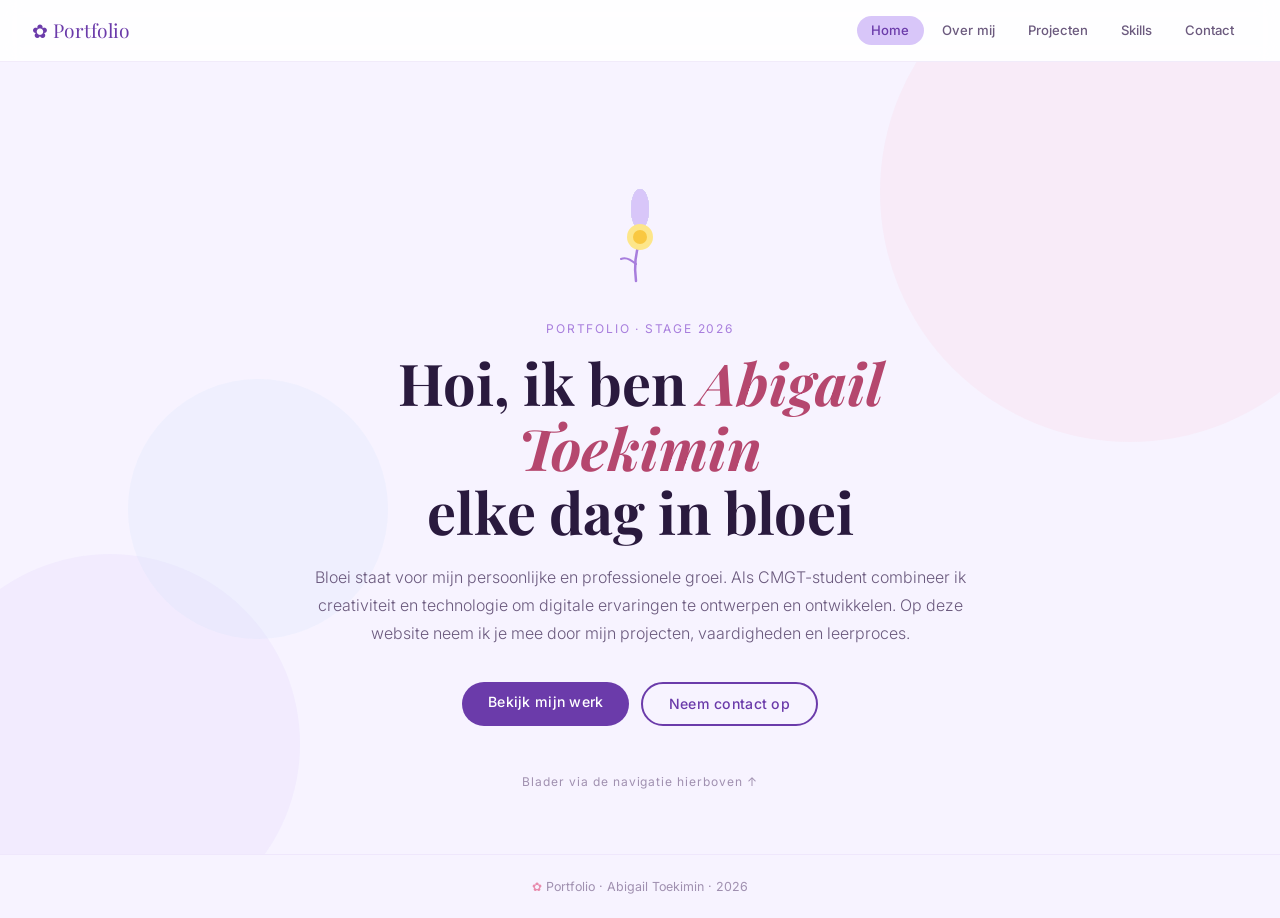
<file: index.html>
<!DOCTYPE html>
<html lang="nl">
<head>
    <meta charset="UTF-8">
    <meta name="viewport" content="width=device-width, initial-scale=1.0">
    <title>Home — Portfolio Abigail Toekimin</title>
    <link rel="stylesheet" href="css/style.css">
    <link rel="stylesheet" href="css/home.css">

</head>
<body>


<nav class="topnav">
    <a href="index.html" class="nav-brand">✿ Portfolio</a>
    <ul class="nav-links">
        <li><a href="index.html" class="active">Home</a></li>
        <li><a href="over-mij.html">Over mij</a></li>
        <li><a href="projecten.html">Projecten</a></li>
        <li><a href="skills.html">Skills</a></li>
        <li><a href="contact.html">Contact</a></li>
    </ul>
</nav>


<main>
    <section class="hero-wrap">
        <div class="hero-blob b1"></div>
        <div class="hero-blob b2"></div>
        <div class="hero-blob b3"></div>

        <div class="hero-inner">


            <svg class="hero-flower" viewBox="0 0 130 130" xmlns="http://www.w3.org/2000/svg">
                <g class="stem-g">
                    <path d="M65 82 Q58 100 61 122" stroke="#A87EDD" stroke-width="2.5" fill="none" stroke-linecap="round"/>
                    <path d="M61 105 Q52 97 46 100"  stroke="#A87EDD" stroke-width="2"   fill="none" stroke-linecap="round"/>
                </g>
                <ellipse class="petal" cx="65" cy="50" rx="9" ry="20" fill="#F9C6D8"/>
                <ellipse class="petal" cx="65" cy="50" rx="9" ry="20" fill="#D8C6F9" transform="rotate(45  65 78)"/>
                <ellipse class="petal" cx="65" cy="50" rx="9" ry="20" fill="#C6DFF9" transform="rotate(90  65 78)"/>
                <ellipse class="petal" cx="65" cy="50" rx="9" ry="20" fill="#D8C6F9" transform="rotate(135 65 78)"/>
                <ellipse class="petal" cx="65" cy="50" rx="9" ry="20" fill="#F9C6D8" transform="rotate(180 65 78)"/>
                <ellipse class="petal" cx="65" cy="50" rx="9" ry="20" fill="#D8C6F9" transform="rotate(225 65 78)"/>
                <ellipse class="petal" cx="65" cy="50" rx="9" ry="20" fill="#C6DFF9" transform="rotate(270 65 78)"/>
                <ellipse class="petal" cx="65" cy="50" rx="9" ry="20" fill="#D8C6F9" transform="rotate(315 65 78)"/>
                <circle class="cc" cx="65" cy="78" r="13" fill="#FDE68A"/>
                <circle class="cc" cx="65" cy="78" r="7"  fill="#F9C842" style="animation-delay:.85s"/>
            </svg>

            <p class="hero-tag">Portfolio · Stage 2026</p>


            <h1 class="hero-h1">Hoi, ik ben <em>Abigail Toekimin</em> <br>elke dag in bloei</h1>

            <p class="hero-sub">
                Bloei staat voor mijn persoonlijke en professionele groei. Als CMGT-student combineer ik creativiteit en technologie om digitale ervaringen te ontwerpen en ontwikkelen. Op deze website neem ik je mee door mijn projecten, vaardigheden en leerproces.
            </p>
            <div class="hero-btns">
                <a href="projecten.html" class="btn btn-filled">Bekijk mijn werk</a>
                <a href="contact.html"   class="btn btn-outline">Neem contact op</a>
            </div>

            <p class="scroll-hint">Blader via de navigatie hierboven ↑</p>
        </div>
    </section>
</main>

<footer class="footer">
    <span>✿</span> Portfolio · Abigail Toekimin · 2026
</footer>

<script src="js/petals.js"></script>
</body>
</html>
</file>
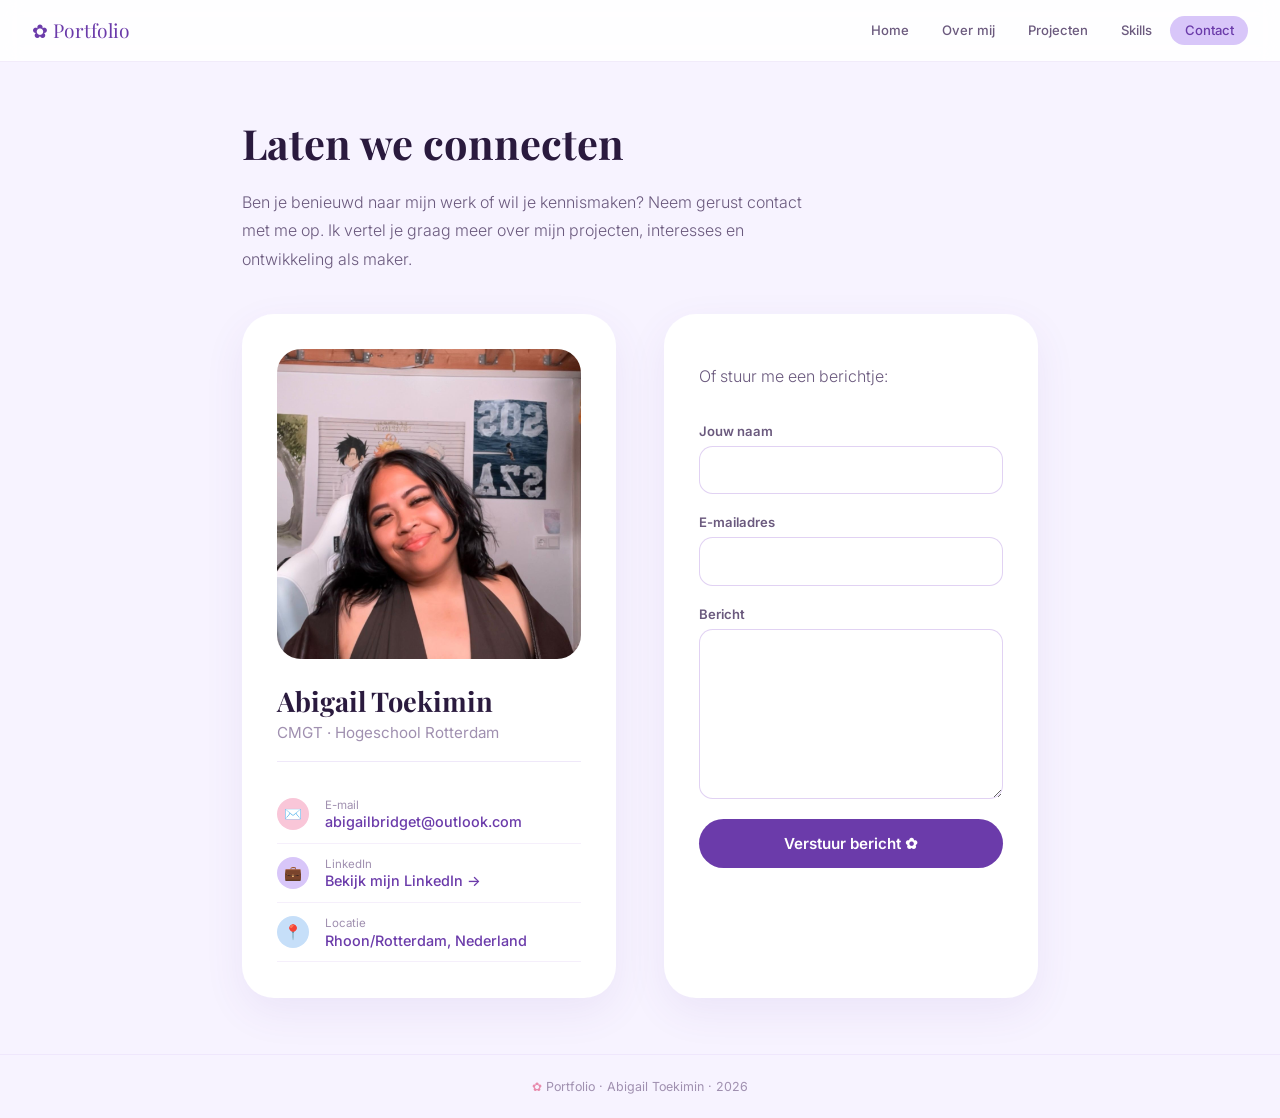
<file: contact.html>
<!DOCTYPE html>
<html lang="nl">
<head>
    <meta charset="UTF-8">
    <meta name="viewport" content="width=device-width, initial-scale=1.0">
    <title>Contact — Portfolio</title>
    <link rel="stylesheet" href="css/style.css">
    <link rel="stylesheet" href="css/contact.css">
</head>
<body>


<nav class="topnav">
    <a href="index.html" class="nav-brand">✿ Portfolio</a>
    <ul class="nav-links">
        <li><a href="index.html">Home</a></li>
        <li><a href="over-mij.html">Over mij</a></li>
        <li><a href="projecten.html">Projecten</a></li>
        <li><a href="skills.html">Skills</a></li>
        <li><a href="contact.html" class="active">Contact</a></li>
    </ul>
</nav>

<main class="wrap">

    <p class="eyebrow">Zeg hallo</p>
    <h1 class="page-title">Laten we connecten</h1>

    <p class="contact-intro">
        Ben je benieuwd naar mijn werk of wil je kennismaken?
        Neem gerust contact met me op. Ik vertel je graag meer over mijn projecten,
        interesses en ontwikkeling als maker.
    </p>

    <div class="contact-grid">

        <div class="contact-profile-card">

            <div class="contact-photo-wrap">
                <img src="images/abigail1.jpeg"
                     alt="Foto van Abigail Toekimin"
                     class="contact-photo">
            </div>

            <h2 class="contact-name">Abigail Toekimin</h2>
            <p class="contact-role">CMGT · Hogeschool Rotterdam</p>

            <div class="contact-item">
                <div class="contact-icon ci-rose">✉️</div>
                <div>
                    <p class="contact-label">E-mail</p>
                    <p class="contact-val">abigailbridget@outlook.com</p>
                </div>
            </div>

            <div class="contact-item">
                <div class="contact-icon ci-lav">💼</div>
                <div>
                    <p class="contact-label">LinkedIn</p>
                    <p class="contact-val">
                        <a href="https://www.linkedin.com/in/abigail-toekimin-7242bb201/" target="_blank">
                            Bekijk mijn LinkedIn →
                        </a>
                    </p>
                </div>
            </div>

            <div class="contact-item">
                <div class="contact-icon ci-blue">📍</div>
                <div>
                    <p class="contact-label">Locatie</p>
                    <p class="contact-val">Rhoon/Rotterdam, Nederland</p>
                </div>
            </div>

        </div>

        <div class="contact-form-card">

            <p class="lead">Of stuur me een berichtje:</p>

            <form
                    id="contact-form"
                    action="https://formspree.io/f/mzdqnlrd"
                    method="POST">

                <div class="form-field">
                    <label for="naam">Jouw naam</label>
                    <input type="text" id="naam" name="naam" required>
                </div>

                <div class="form-field">
                    <label for="email">E-mailadres</label>
                    <input type="email" id="email" name="email" required>
                </div>

                <div class="form-field">
                    <label for="bericht">Bericht</label>
                    <textarea id="bericht" name="bericht" required></textarea>
                </div>

                <button type="submit" class="send-btn">
                    Verstuur bericht ✿
                </button>

            </form>

        </div>

    </div>

</main>

<footer class="footer">
    <span>✿</span> Portfolio · Abigail Toekimin · 2026
</footer>

<script src="js/petals.js"></script>

<script>
    const form = document.getElementById('contact-form');
    form.addEventListener('submit', async function(e) {
        e.preventDefault();
        const data = new FormData(form);
        const response = await fetch(form.action, {
            method: 'POST',
            body: data,
            headers: { 'Accept': 'application/json' }
        });
        if (response.ok) {
            window.location.href = 'thanks.html';
        }
    });
</script>

</body>
</html>
</file>
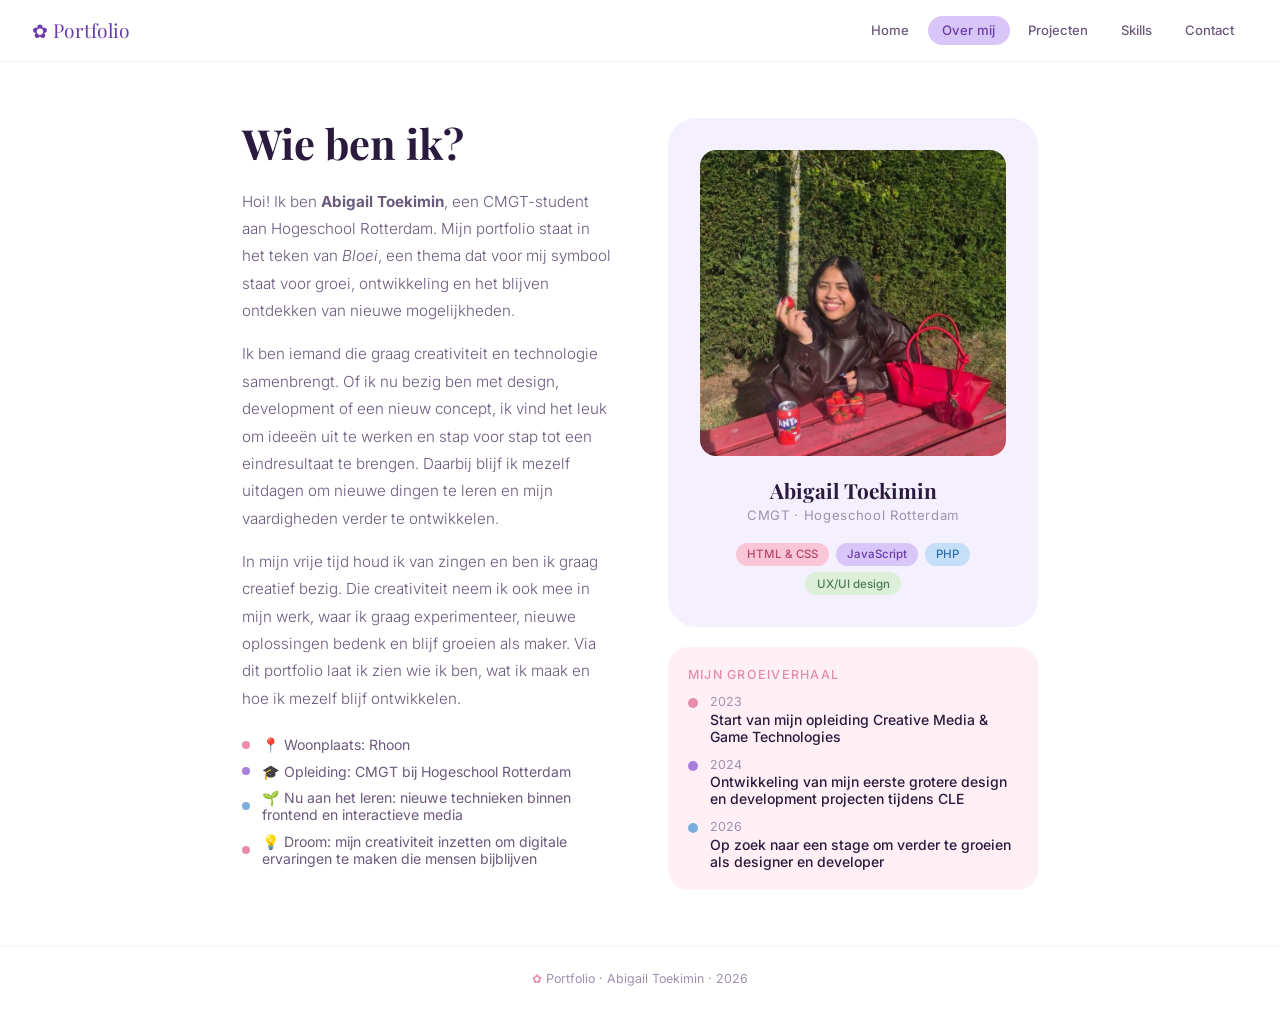
<file: over-mij.html>
<!DOCTYPE html>
<html lang="nl">
<head>
    <meta charset="UTF-8">
    <meta name="viewport" content="width=device-width, initial-scale=1.0">
    <title>Over mij — Portfolio</title>
    <link rel="stylesheet" href="css/style.css">
    <link rel="stylesheet" href="css/over-mij.css">
</head>
<body>


<nav class="topnav">
    <a href="index.html" class="nav-brand">✿ Portfolio</a>
    <ul class="nav-links">
        <li><a href="index.html">Home</a></li>
        <li><a href="over-mij.html" class="active">Over mij</a></li>
        <li><a href="projecten.html">Projecten</a></li>
        <li><a href="skills.html">Skills</a></li>
        <li><a href="contact.html">Contact</a></li>
    </ul>
</nav>

<main class="wrap">
    <div class="about-grid">

        <div>
            <p class="eyebrow">Over mij</p>
            <h1 class="page-title">Wie ben ik?</h1>

            <div class="about-text">
                <p>
                    Hoi! Ik ben <strong>Abigail Toekimin</strong>, een CMGT-student aan Hogeschool Rotterdam.
                    Mijn portfolio staat in het teken van <em>Bloei</em>, een thema dat voor mij symbool staat voor groei, ontwikkeling en het blijven ontdekken van nieuwe mogelijkheden.
                </p>

                <p>
                    Ik ben iemand die graag creativiteit en technologie samenbrengt. Of ik nu bezig ben met design, development of een nieuw concept,
                    ik vind het leuk om ideeën uit te werken en stap voor stap tot een eindresultaat te brengen. Daarbij blijf ik mezelf uitdagen om nieuwe dingen te leren en mijn vaardigheden verder te ontwikkelen.
                </p>

                <p>
                    In mijn vrije tijd houd ik van zingen en ben ik graag creatief bezig. Die creativiteit neem ik ook mee in mijn werk, waar ik graag experimenteer, nieuwe oplossingen bedenk en blijf groeien als maker.
                    Via dit portfolio laat ik zien wie ik ben, wat ik maak en hoe ik mezelf blijf ontwikkelen.
                </p>
            </div>


            <div class="fun-facts">
                <div class="fun-fact">
                    <div class="fact-dot" style="background: var(--rose-mid);"></div>
                    <span>📍 Woonplaats: Rhoon</span>
                </div>
                <div class="fun-fact">
                    <div class="fact-dot" style="background: var(--lav-mid);"></div>
                    <span>🎓 Opleiding: CMGT bij Hogeschool Rotterdam</span>
                </div>
                <div class="fun-fact">
                    <div class="fact-dot" style="background: var(--blue-mid);"></div>
                    <span>🌱 Nu aan het leren: nieuwe technieken binnen frontend en interactieve media</span>
                </div>

                <div class="fun-fact">
                    <div class="fact-dot" style="background: var(--rose-mid);"></div>
                    <span>💡 Droom: mijn creativiteit inzetten om digitale ervaringen te maken die mensen bijblijven</span>
                </div>
            </div>
        </div>


        <div>

            <div class="about-card">
            <div class="foto-vierkant">
                <img src="images/abigail.jpeg" alt="Foto van Abigail Toekimin">
            </div>

            <h2 class="about-name">Abigail Toekimin</h2>
            <p class="about-role">CMGT · Hogeschool Rotterdam</p>

            <div class="pill-row">
                <span class="pill pill-rose">HTML & CSS</span>
                <span class="pill pill-lav">JavaScript</span>
                <span class="pill pill-blue">PHP</span>
                <span class="pill pill-sage">UX/UI design</span>
            </div>
        </div>


            <div class="timeline-card">
                <p class="timeline-card-title">Mijn groeiverhaal</p>
                <div class="timeline-items">
                    <div class="timeline-item">
                        <div class="t-dot" style="background: var(--rose-mid);"></div>
                        <div>
                            <p class="t-year">2023</p>
                            <p class="t-label">Start van mijn opleiding Creative Media & Game Technologies</p>
                        </div>
                    </div>
                    <div class="timeline-item">
                        <div class="t-dot" style="background: var(--lav-mid);"></div>
                        <div>
                            <p class="t-year">2024</p>
                            <p class="t-label">Ontwikkeling van mijn eerste grotere design en development projecten tijdens CLE</p>
                        </div>
                    </div>
                    <div class="timeline-item">
                        <div class="t-dot" style="background: var(--blue-mid);"></div>
                        <div>
                            <p class="t-year">2026</p>
                            <p class="t-label">Op zoek naar een stage om verder te groeien als designer en developer</p>
                        </div>
                    </div>
                </div>
            </div>
        </div>

    </div>
</main>

<footer class="footer">
    <span>✿</span> Portfolio · Abigail Toekimin · 2026
</footer>

<script src="js/petals.js"></script>
</body>
</html>
</file>
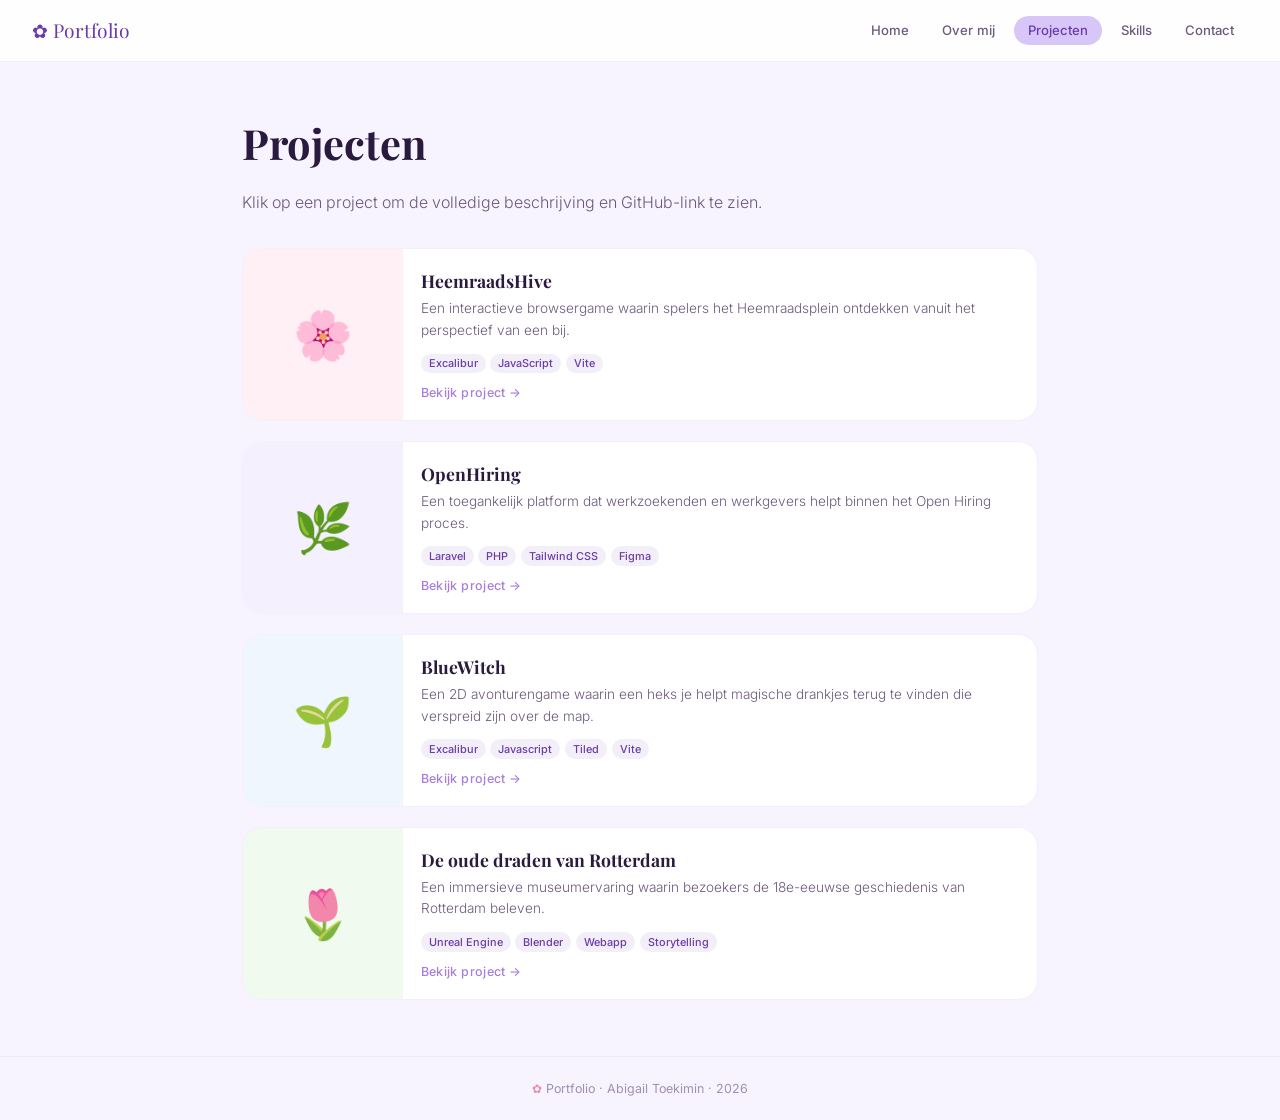
<file: projecten.html>
<!DOCTYPE html>
<html lang="nl">
<head>
    <meta charset="UTF-8">
    <meta name="viewport" content="width=device-width, initial-scale=1.0">
    <title>Projecten — Portfolio</title>
    <link rel="stylesheet" href="css/style.css">
    <link rel="stylesheet" href="css/projecten.css">
</head>
<body>

<nav class="topnav">
    <a href="index.html" class="nav-brand">✿ Portfolio</a>
    <ul class="nav-links">
        <li><a href="index.html">Home</a></li>
        <li><a href="over-mij.html">Over mij</a></li>
        <li><a href="projecten.html" class="active">Projecten</a></li>
        <li><a href="skills.html">Skills</a></li>
        <li><a href="contact.html">Contact</a></li>
    </ul>
</nav>

<main class="wrap">
    <p class="eyebrow">Mijn werk</p>
    <h1 class="page-title">Projecten</h1>
    <p class="lead">Klik op een project om de volledige beschrijving en GitHub-link te zien.</p>

    <div class="projects-list">

        <a href="Projects/project-1.html" class="project-card">
            <div class="card-header">
                <div class="card-visual rose-bg">🌸</div>
                <div class="card-summary">
                    <h2 class="card-name">HeemraadsHive</h2>
                    <p class="card-short">Een interactieve browsergame waarin spelers het Heemraadsplein ontdekken vanuit het perspectief van een bij.</p>
                    <div class="tech-row">
                        <span class="tech">Excalibur</span>
                        <span class="tech">JavaScript</span>
                        <span class="tech">Vite</span>
                    </div>
                    <p class="card-toggle">Bekijk project →</p>
                </div>
            </div>
        </a>

        <a href="Projects/project-2.html" class="project-card">
            <div class="card-header">
                <div class="card-visual lav-bg">🌿</div>
                <div class="card-summary">
                    <h2 class="card-name">OpenHiring</h2>
                    <p class="card-short">Een toegankelijk platform dat werkzoekenden en werkgevers helpt binnen het Open Hiring proces.</p>
                    <div class="tech-row">
                        <span class="tech">Laravel</span>
                        <span class="tech">PHP</span>
                        <span class="tech">Tailwind CSS</span>
                        <span class="tech">Figma</span>
                    </div>
                    <p class="card-toggle">Bekijk project →</p>
                </div>
            </div>
        </a>

        <a href="Projects/project-3.html" class="project-card">
            <div class="card-header">
                <div class="card-visual blue-bg">🌱</div>
                <div class="card-summary">
                    <h2 class="card-name">BlueWitch</h2>
                    <p class="card-short">Een 2D avonturengame waarin een heks je helpt magische drankjes terug te vinden die verspreid zijn over de map.</p>
                    <div class="tech-row">
                        <span class="tech">Excalibur</span>
                        <span class="tech">Javascript</span>
                        <span class="tech">Tiled</span>
                        <span class="tech">Vite</span>
                    </div>
                    <p class="card-toggle">Bekijk project →</p>
                </div>
            </div>
        </a>

        <a href="Projects/project-4.html" class="project-card">
            <div class="card-header">
                <div class="card-visual sage-bg">🌷</div>
                <div class="card-summary">
                    <h2 class="card-name">De oude draden van Rotterdam</h2>
                    <p class="card-short">Een immersieve museumervaring waarin bezoekers de 18e-eeuwse geschiedenis van Rotterdam beleven.</p>
                    <div class="tech-row">
                        <span class="tech">Unreal Engine</span>
                        <span class="tech">Blender</span>
                        <span class="tech">Webapp</span>
                        <span class="tech">Storytelling</span>
                    </div>
                    <p class="card-toggle">Bekijk project →</p>
                </div>
            </div>
        </a>

    </div>
</main>

<footer class="footer">
    <span>✿</span> Portfolio · Abigail Toekimin · 2026
</footer>

<script src="js/petals.js"></script>
</body>
</html>
</file>
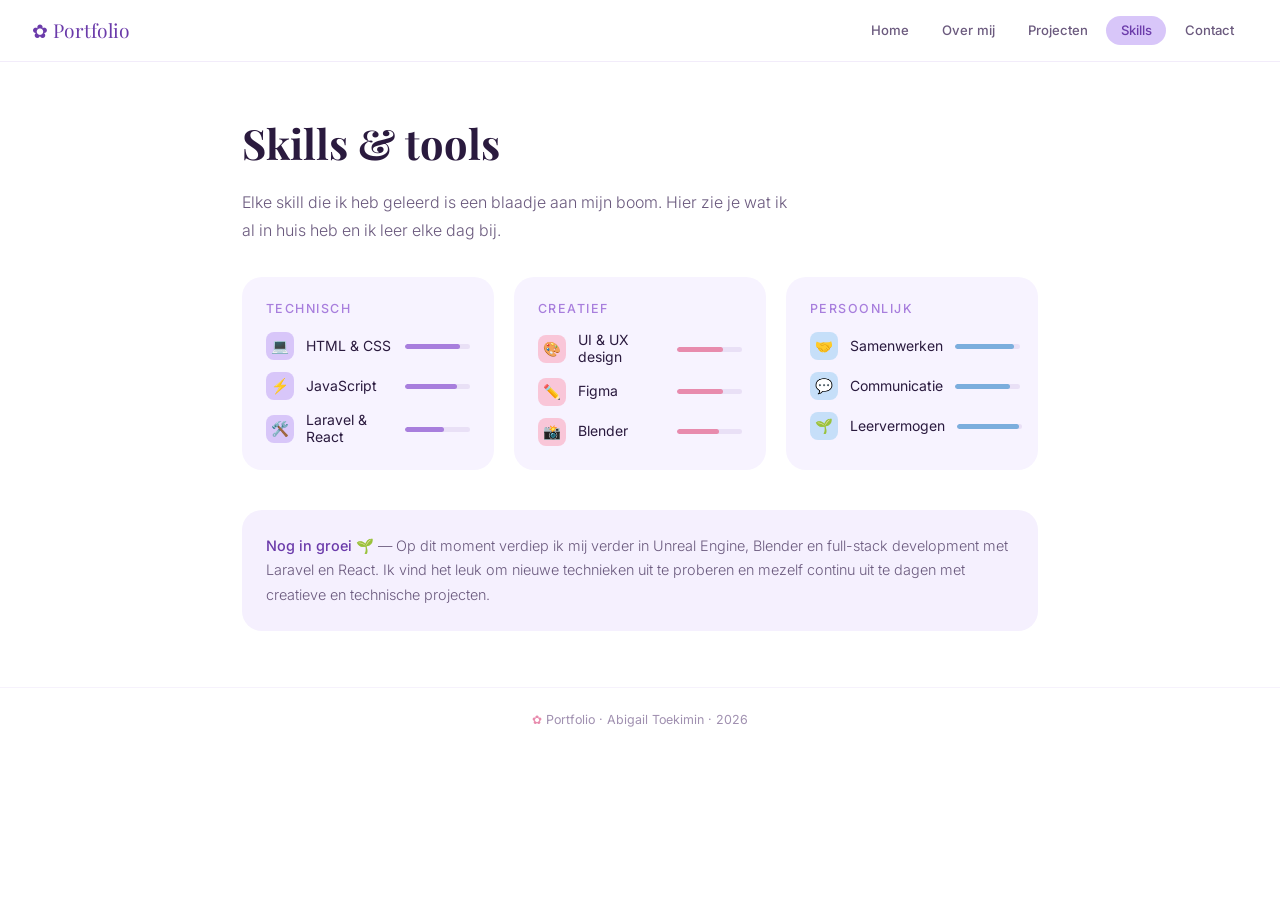
<file: skills.html>
<!DOCTYPE html>
<html lang="nl">
<head>
    <meta charset="UTF-8">
    <meta name="viewport" content="width=device-width, initial-scale=1.0">
    <title>Skills — Portfolio</title>
    <link rel="stylesheet" href="css/style.css">
    <link rel="stylesheet" href="css/skills.css">
</head>
<body>


<nav class="topnav">
    <a href="index.html" class="nav-brand">✿ Portfolio</a>
    <ul class="nav-links">
        <li><a href="index.html">Home</a></li>
        <li><a href="over-mij.html">Over mij</a></li>
        <li><a href="projecten.html">Projecten</a></li>
        <li><a href="skills.html" class="active">Skills</a></li>
        <li><a href="contact.html">Contact</a></li>
    </ul>
</nav>

<main class="wrap">
    <p class="eyebrow">Wat ik kan</p>
    <h1 class="page-title">Skills & tools</h1>
    <p class="lead" style="max-width: 560px;">
        Elke skill die ik heb geleerd is een blaadje aan mijn boom.
        Hier zie je wat ik al in huis heb en ik leer elke dag bij.
    </p>

    <div class="skill-blocks">


        <div class="skill-block">
            <p class="skill-block-title">Technisch</p>
            <div class="skill-items">

                <div class="skill-line">
                    <div class="skill-icon si-lav">💻</div>
                    <span class="skill-lbl">HTML & CSS </span>
                    <div class="skill-bar-wrap">
                        <div class="skill-bar" style="width: 85%;"></div>
                    </div>
                </div>
                <div class="skill-line">
                    <div class="skill-icon si-lav">⚡</div>
                    <span class="skill-lbl">JavaScript</span>
                    <div class="skill-bar-wrap">
                        <div class="skill-bar" style="width: 80%; animation-delay: .1s;"></div>
                    </div>
                </div>
                <div class="skill-line">
                    <div class="skill-icon si-lav">🛠️</div>
                    <span class="skill-lbl">Laravel & React</span>
                    <div class="skill-bar-wrap">
                        <div class="skill-bar" style="width: 60%; animation-delay: .2s;"></div>
                    </div>
                </div>
            </div>
        </div>


        <div class="skill-block">
            <p class="skill-block-title">Creatief</p>
            <div class="skill-items">
                <div class="skill-line">
                    <div class="skill-icon si-rose">🎨</div>
                    <span class="skill-lbl">UI & UX design</span>
                    <div class="skill-bar-wrap">
                        <div class="skill-bar" style="width: 70%; animation-delay: .1s; background: var(--rose-mid);"></div>
                    </div>
                </div>
                <div class="skill-line">
                    <div class="skill-icon si-rose">✏️</div>
                    <span class="skill-lbl">Figma</span>
                    <div class="skill-bar-wrap">
                        <div class="skill-bar" style="width: 70%; animation-delay: .2s; background: var(--rose-mid);"></div>
                    </div>
                </div>
                <div class="skill-line">
                    <div class="skill-icon si-rose">📸</div>
                    <span class="skill-lbl">Blender</span>
                    <div class="skill-bar-wrap">
                        <div class="skill-bar" style="width: 65%; animation-delay: .3s; background: var(--rose-mid);"></div>
                    </div>
                </div>
            </div>
        </div>


        <div class="skill-block">
            <p class="skill-block-title">Persoonlijk</p>
            <div class="skill-items">
                <div class="skill-line">
                    <div class="skill-icon si-blue">🤝</div>
                    <span class="skill-lbl">Samenwerken</span>
                    <div class="skill-bar-wrap">
                        <div class="skill-bar" style="width: 90%; animation-delay: .1s; background: var(--blue-mid);"></div>
                    </div>
                </div>
                <div class="skill-line">
                    <div class="skill-icon si-blue">💬</div>
                    <span class="skill-lbl">Communicatie</span>
                    <div class="skill-bar-wrap">
                        <div class="skill-bar" style="width: 85%; animation-delay: .2s; background: var(--blue-mid);"></div>
                    </div>
                </div>
                <div class="skill-line">
                    <div class="skill-icon si-blue">🌱</div>
                    <span class="skill-lbl">Leervermogen</span>
                    <div class="skill-bar-wrap">
                        <div class="skill-bar" style="width: 95%; animation-delay: .3s; background: var(--blue-mid);"></div>
                    </div>
                </div>
            </div>
        </div>

    </div>


    <div class="skills-note">
        <strong>Nog in groei 🌱</strong> — Op dit moment verdiep ik mij verder in Unreal Engine, Blender en full-stack development met Laravel en React.
        Ik vind het leuk om nieuwe technieken uit te proberen en mezelf continu uit te dagen met creatieve en technische projecten.
    </div>
</main>

<footer class="footer">
    <span>✿</span> Portfolio · Abigail Toekimin · 2026
</footer>

<script src="js/petals.js"></script>
</body>
</html>
</file>
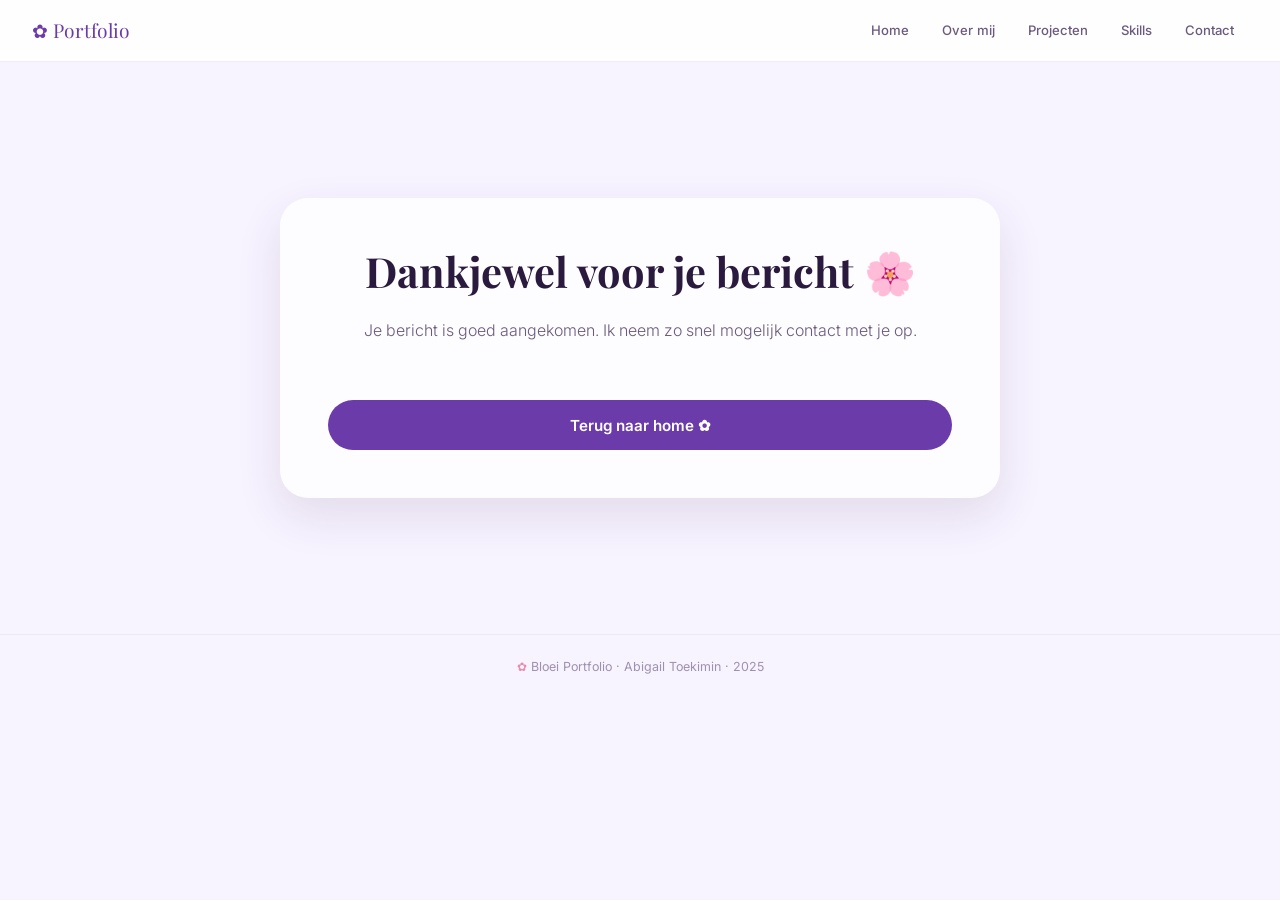
<file: thanks.html>
<!DOCTYPE html>
<html lang="nl">
<head>
    <meta charset="UTF-8">
    <meta name="viewport" content="width=device-width, initial-scale=1.0">
    <title>Bedankt — Portfolio</title>
    <link rel="stylesheet" href="css/style.css">
    <link rel="stylesheet" href="css/contact.css">
</head>
<body>

<nav class="topnav">
    <a href="index.html" class="nav-brand">✿ Portfolio</a>
    <ul class="nav-links">
        <li><a href="index.html">Home</a></li>
        <li><a href="over-mij.html">Over mij</a></li>
        <li><a href="projecten.html">Projecten</a></li>
        <li><a href="skills.html">Skills</a></li>
        <li><a href="contact.html">Contact</a></li>
    </ul>
</nav>

<main class="wrap">
    <section class="thanks-card">
        <p class="eyebrow">Bericht verstuurd</p>
        <h1 class="page-title">Dankjewel voor je bericht 🌸</h1>
        <p class="lead">
            Je bericht is goed aangekomen. Ik neem zo snel mogelijk contact met je op.
        </p>

        <a href="index.html" class="send-btn">Terug naar home ✿</a>
    </section>
</main>

<footer class="footer">
    <span>✿</span> Bloei Portfolio · Abigail Toekimin · 2025
</footer>

<script src="js/petals.js"></script>

</body>
</html>
</file>
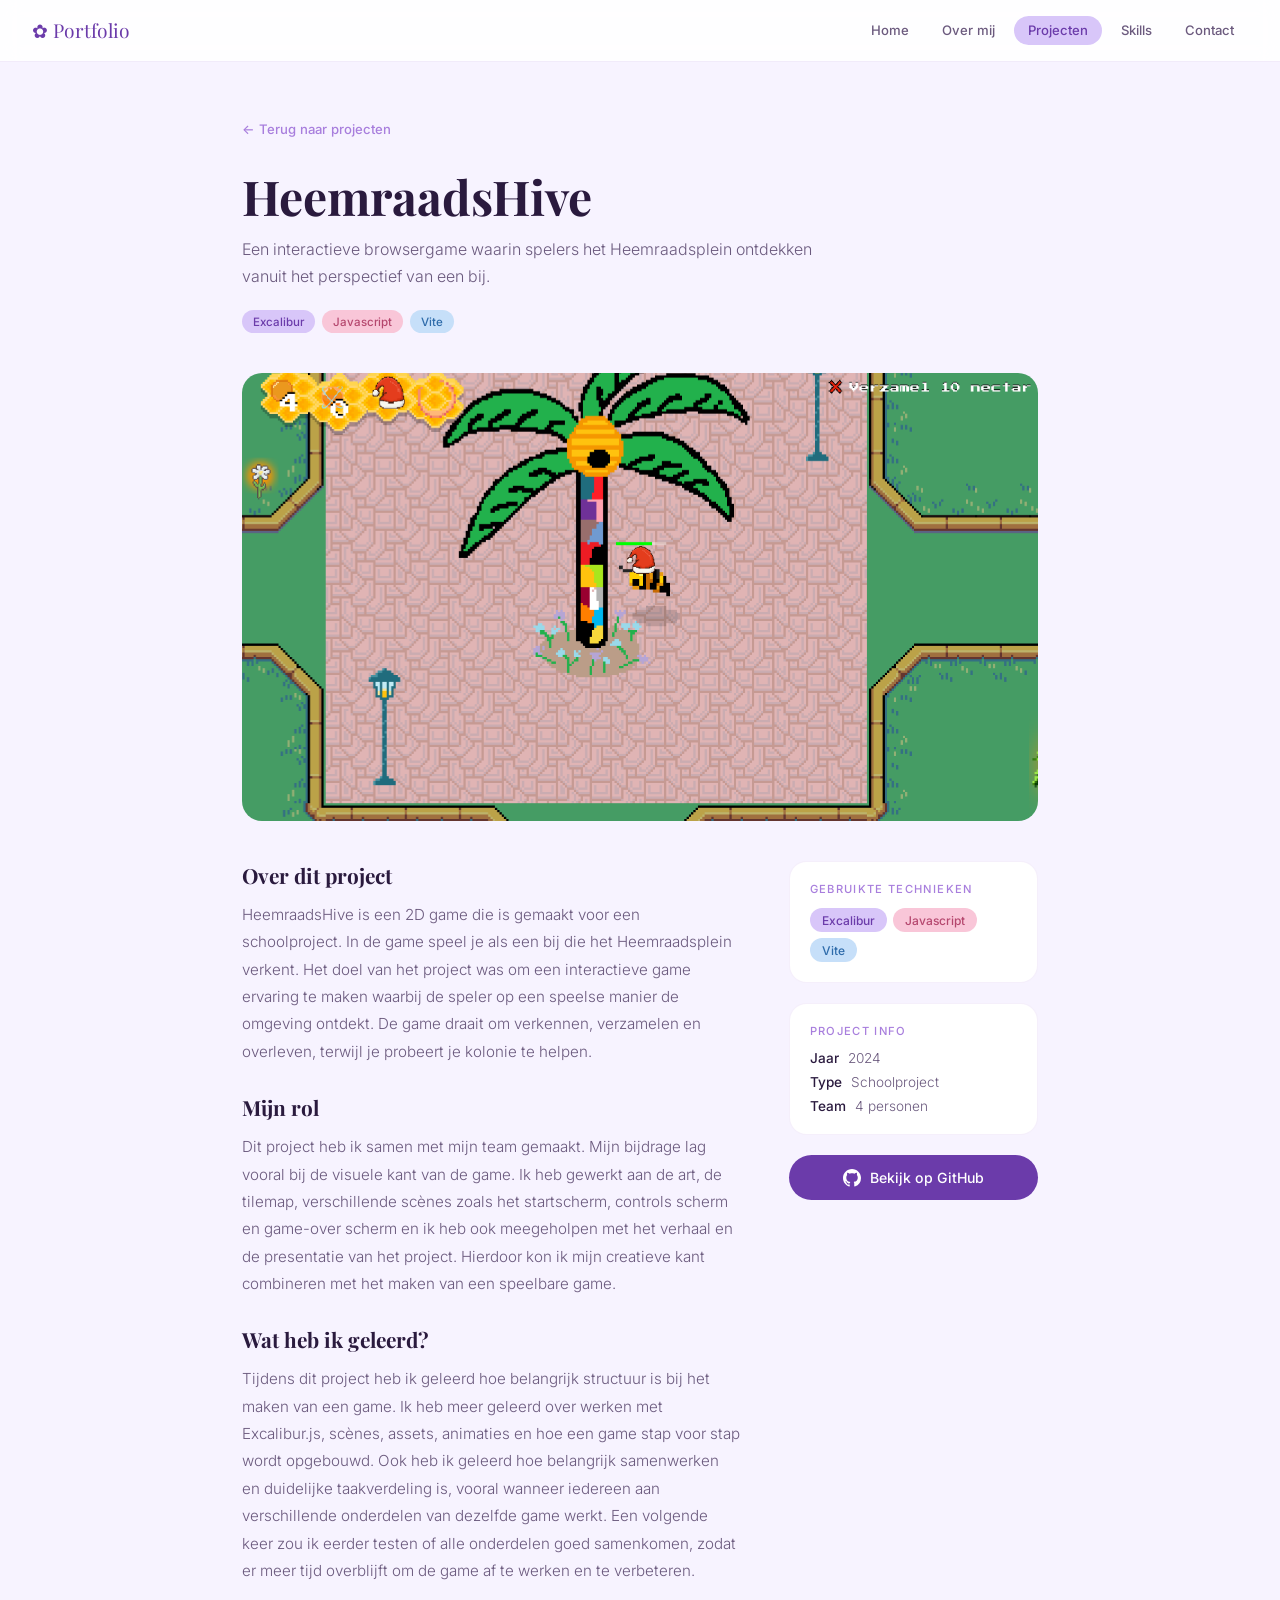
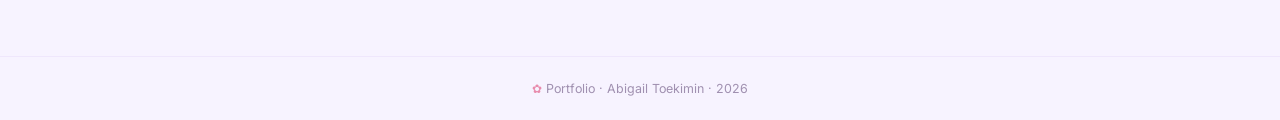
<file: Projects/project-1.html>
<!DOCTYPE html>
<html lang="nl">
<head>
    <meta charset="UTF-8">
    <meta name="viewport" content="width=device-width, initial-scale=1.0">
    <title>HeemraadsHive — Portfolio</title>
    <link rel="stylesheet" href="../css/style.css">
    <link rel="stylesheet" href="../css/project-detail.css">
</head>
<body>

<nav class="topnav">
    <a href="../index.html" class="nav-brand">✿ Portfolio</a>
    <ul class="nav-links">
        <li><a href="../index.html">Home</a></li>
        <li><a href="../over-mij.html">Over mij</a></li>
        <li><a href="../projecten.html" class="active">Projecten</a></li>
        <li><a href="../skills.html">Skills</a></li>
        <li><a href="../contact.html">Contact</a></li>
    </ul>
</nav>

<main class="wrap">


    <a href="../projecten.html" class="terug-link">← Terug naar projecten</a>


    <div class="project-header">
        <p class="eyebrow">Project</p>


        <h1 class="project-titel">HeemraadsHive</h1>


        <p class="project-subtitel">
            Een interactieve browsergame waarin spelers het Heemraadsplein ontdekken vanuit het perspectief van een bij.
        </p>


        <div class="project-meta">
            <span class="pill pill-lav">Excalibur</span>
            <span class="pill pill-rose">Javascript</span>
            <span class="pill pill-blue">Vite</span>
        </div>
    </div>

    <div class="project-foto">

        <img src="../images/heenraans.png" alt="Screenshot van HeemraadsHive">

    </div>


    <div class="project-content">

        <div class="project-beschrijving">

            <h2>Over dit project</h2>
            <p>
                HeemraadsHive is een 2D game die is gemaakt voor een schoolproject. In de game speel je als een bij die het Heemraadsplein verkent.
                Het doel van het project was om een interactieve game ervaring te maken waarbij de speler op een speelse manier de omgeving ontdekt. De game draait om verkennen, verzamelen en overleven, terwijl je probeert je kolonie te helpen.
            </p>

            <h2>Mijn rol</h2>
            <p>
                Dit project heb ik samen met mijn team gemaakt. Mijn bijdrage lag vooral bij de visuele kant van de game. Ik heb gewerkt aan de art, de tilemap, verschillende scènes zoals het startscherm, controls scherm en game-over scherm
                en ik heb ook meegeholpen met het verhaal en de presentatie van het project. Hierdoor kon ik mijn creatieve kant combineren met het maken van een speelbare game.
            </p>

            <h2>Wat heb ik geleerd?</h2>
            <p>
                Tijdens dit project heb ik geleerd hoe belangrijk structuur is bij het maken van een game. Ik heb meer geleerd over werken met Excalibur.js, scènes, assets, animaties en hoe een game stap voor stap wordt opgebouwd.
                Ook heb ik geleerd hoe belangrijk samenwerken en duidelijke taakverdeling is, vooral wanneer iedereen aan verschillende onderdelen van dezelfde game werkt. Een volgende keer zou ik eerder testen of alle onderdelen goed samenkomen, zodat er meer tijd overblijft om de game af te werken en te verbeteren.
            </p>
        </div>


        <div class="project-sidebar">


            <div class="sidebar-blok">
                <p class="sidebar-blok-titel">Gebruikte technieken</p>
                <div class="sidebar-tech">
                    <span class="pill pill-lav">Excalibur</span>
                    <span class="pill pill-rose">Javascript</span>
                    <span class="pill pill-blue">Vite</span>
                </div>
            </div>


            <div class="sidebar-blok">
                <p class="sidebar-blok-titel">Project info</p>
                <div class="sidebar-info-rij">

                    <div class="sidebar-info-item">
                        <strong>Jaar</strong>
                        <span>2024</span>
                    </div>
                    <div class="sidebar-info-item">
                        <strong>Type</strong>
                        <span>Schoolproject</span>
                    </div>
                    <div class="sidebar-info-item">
                        <strong>Team</strong>
                        <span> 4 personen</span>
                    </div>
                </div>
            </div>

                    <a class="github-knop" href="https://github.com/SEVerhaak/CLE4-Game.git" target="_blank">
                <!-- GitHub icoon -->
                <svg viewBox="0 0 24 24" xmlns="http://www.w3.org/2000/svg">
                    <path d="M12 0C5.37 0 0 5.37 0 12c0 5.31 3.435 9.795 8.205 11.385.6.105.825-.255.825-.57 0-.285-.015-1.23-.015-2.235-3.015.555-3.795-.735-4.035-1.41-.135-.345-.72-1.41-1.23-1.695-.42-.225-1.02-.78-.015-.795.945-.015 1.62.87 1.845 1.23 1.08 1.815 2.805 1.305 3.495.99.105-.78.42-1.305.765-1.605-2.67-.3-5.46-1.335-5.46-5.925 0-1.305.465-2.385 1.23-3.225-.12-.3-.54-1.53.12-3.18 0 0 1.005-.315 3.3 1.23.96-.27 1.98-.405 3-.405s2.04.135 3 .405c2.295-1.56 3.3-1.23 3.3-1.23.66 1.65.24 2.88.12 3.18.765.84 1.23 1.905 1.23 3.225 0 4.605-2.805 5.625-5.475 5.925.435.375.81 1.095.81 2.22 0 1.605-.015 2.895-.015 3.3 0 .315.225.69.825.57A12.02 12.02 0 0 0 24 12c0-6.63-5.37-12-12-12z"/>
                </svg>
                Bekijk op GitHub
            </a>

        </div>
    </div>

</main>

<footer class="footer">
    <span>✿</span> Portfolio · Abigail Toekimin · 2026
</footer>

<script src="../js/petals.js"></script>
</body>
</html>
</file>
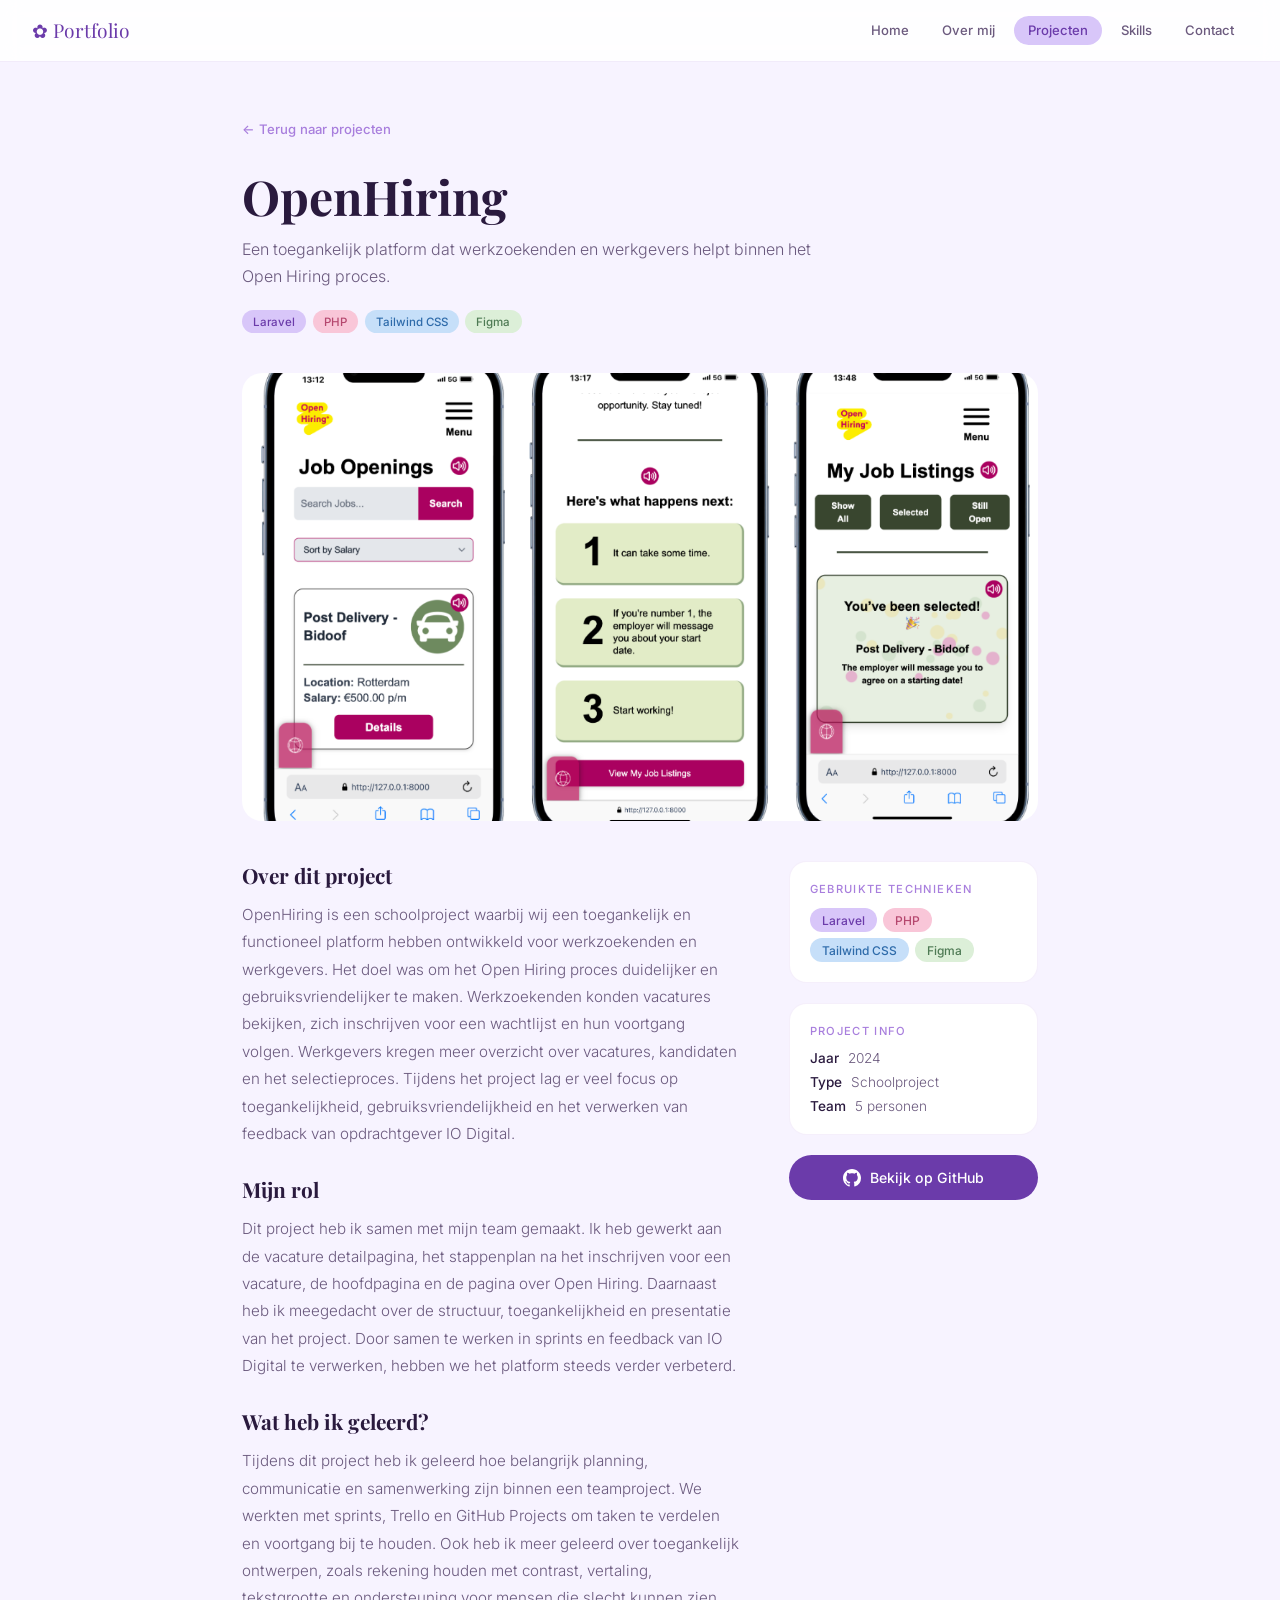
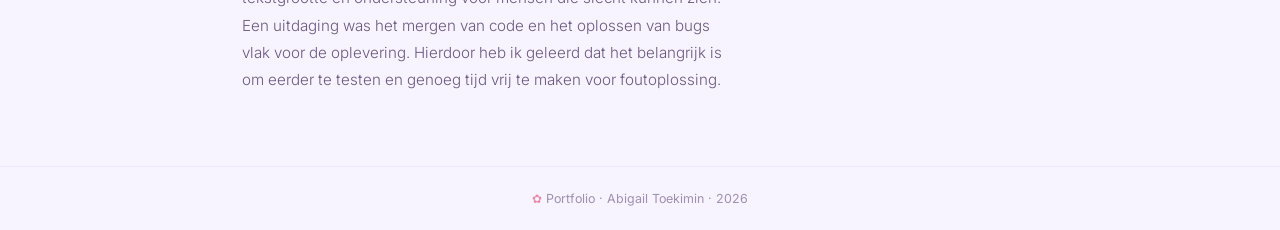
<file: Projects/project-2.html>
<!DOCTYPE html>
<html lang="nl">
<head>
    <meta charset="UTF-8">
    <meta name="viewport" content="width=device-width, initial-scale=1.0">
    <title>OpenHiring — Portfolio</title>
    <link rel="stylesheet" href="../css/style.css">
    <link rel="stylesheet" href="../css/project-detail.css">
</head>
<body>

<nav class="topnav">
    <a href="../index.html" class="nav-brand">✿ Portfolio</a>
    <ul class="nav-links">
        <li><a href="../index.html">Home</a></li>
        <li><a href="../over-mij.html">Over mij</a></li>
        <li><a href="../projecten.html" class="active">Projecten</a></li>
        <li><a href="../skills.html">Skills</a></li>
        <li><a href="../contact.html">Contact</a></li>
    </ul>
</nav>

<main class="wrap">


    <a href="../projecten.html" class="terug-link">← Terug naar projecten</a>


    <div class="project-header">
        <p class="eyebrow">Project</p>


        <h1 class="project-titel">OpenHiring</h1>


        <p class="project-subtitel">
            Een toegankelijk platform dat werkzoekenden en werkgevers helpt binnen het Open Hiring proces.
        </p>


        <div class="project-meta">
            <span class="pill pill-lav">Laravel</span>
            <span class="pill pill-rose">PHP</span>
            <span class="pill pill-blue">Tailwind CSS</span>
            <span class="pill pill-sage">Figma</span>
        </div>
    </div>


    <div class="project-foto">

        <img src="../images/openHiring.png" alt="Screenshot van OpenHiring">


    </div>


    <div class="project-content">


        <div class="project-beschrijving">

            <h2>Over dit project</h2>
            <p>
                OpenHiring is een schoolproject waarbij wij een toegankelijk en functioneel platform hebben ontwikkeld voor werkzoekenden en werkgevers. Het doel was om het Open Hiring proces duidelijker en gebruiksvriendelijker te maken.
                Werkzoekenden konden vacatures bekijken, zich inschrijven voor een wachtlijst en hun voortgang volgen. Werkgevers kregen meer overzicht over vacatures, kandidaten en het selectieproces. Tijdens het project lag er veel focus op toegankelijkheid, gebruiksvriendelijkheid en het verwerken van feedback van opdrachtgever IO Digital.
            </p>

            <h2>Mijn rol</h2>
            <p>
                Dit project heb ik samen met mijn team gemaakt. Ik heb gewerkt aan de vacature detailpagina, het stappenplan na het inschrijven voor een vacature, de hoofdpagina en de pagina over Open Hiring.
                Daarnaast heb ik meegedacht over de structuur, toegankelijkheid en presentatie van het project. Door samen te werken in sprints en feedback van IO Digital te verwerken, hebben we het platform steeds verder verbeterd.
            </p>

            <h2>Wat heb ik geleerd?</h2>
            <p>
                Tijdens dit project heb ik geleerd hoe belangrijk planning, communicatie en samenwerking zijn binnen een teamproject. We werkten met sprints, Trello en GitHub Projects om taken te verdelen en voortgang bij te houden.
                Ook heb ik meer geleerd over toegankelijk ontwerpen, zoals rekening houden met contrast, vertaling, tekstgrootte en ondersteuning voor mensen die slecht kunnen zien. Een uitdaging was het mergen van code en het oplossen van bugs vlak voor de oplevering. Hierdoor heb ik geleerd dat het belangrijk is om eerder te testen en genoeg tijd vrij te maken voor foutoplossing.
            </p>

        </div>


        <div class="project-sidebar">


            <div class="sidebar-blok">
                <p class="sidebar-blok-titel">Gebruikte technieken</p>
                <div class="sidebar-tech">
                    <span class="pill pill-lav">Laravel</span>
                    <span class="pill pill-rose">PHP</span>
                    <span class="pill pill-blue">Tailwind CSS</span>
                    <span class="pill pill-sage">Figma</span>
                </div>
            </div>


            <div class="sidebar-blok">
                <p class="sidebar-blok-titel">Project info</p>
                <div class="sidebar-info-rij">

                    <div class="sidebar-info-item">
                        <strong>Jaar</strong>
                        <span>2024</span>
                    </div>
                    <div class="sidebar-info-item">
                        <strong>Type</strong>
                        <span>Schoolproject</span>
                    </div>
                    <div class="sidebar-info-item">
                        <strong>Team</strong>
                        <span>5 personen</span>
                    </div>
                </div>
            </div>


            <a class="github-knop" href="https://github.com/Priy4s/TLE_1_Agency.git" target="_blank">

                <svg viewBox="0 0 24 24" xmlns="http://www.w3.org/2000/svg">
                    <path d="M12 0C5.37 0 0 5.37 0 12c0 5.31 3.435 9.795 8.205 11.385.6.105.825-.255.825-.57 0-.285-.015-1.23-.015-2.235-3.015.555-3.795-.735-4.035-1.41-.135-.345-.72-1.41-1.23-1.695-.42-.225-1.02-.78-.015-.795.945-.015 1.62.87 1.845 1.23 1.08 1.815 2.805 1.305 3.495.99.105-.78.42-1.305.765-1.605-2.67-.3-5.46-1.335-5.46-5.925 0-1.305.465-2.385 1.23-3.225-.12-.3-.54-1.53.12-3.18 0 0 1.005-.315 3.3 1.23.96-.27 1.98-.405 3-.405s2.04.135 3 .405c2.295-1.56 3.3-1.23 3.3-1.23.66 1.65.24 2.88.12 3.18.765.84 1.23 1.905 1.23 3.225 0 4.605-2.805 5.625-5.475 5.925.435.375.81 1.095.81 2.22 0 1.605-.015 2.895-.015 3.3 0 .315.225.69.825.57A12.02 12.02 0 0 0 24 12c0-6.63-5.37-12-12-12z"/>
                </svg>
                Bekijk op GitHub
            </a>

        </div>
    </div>

</main>

<footer class="footer">
    <span>✿</span> Portfolio · Abigail Toekimin · 2026
</footer>

<script src="../js/petals.js"></script>
</body>
</html>
</file>
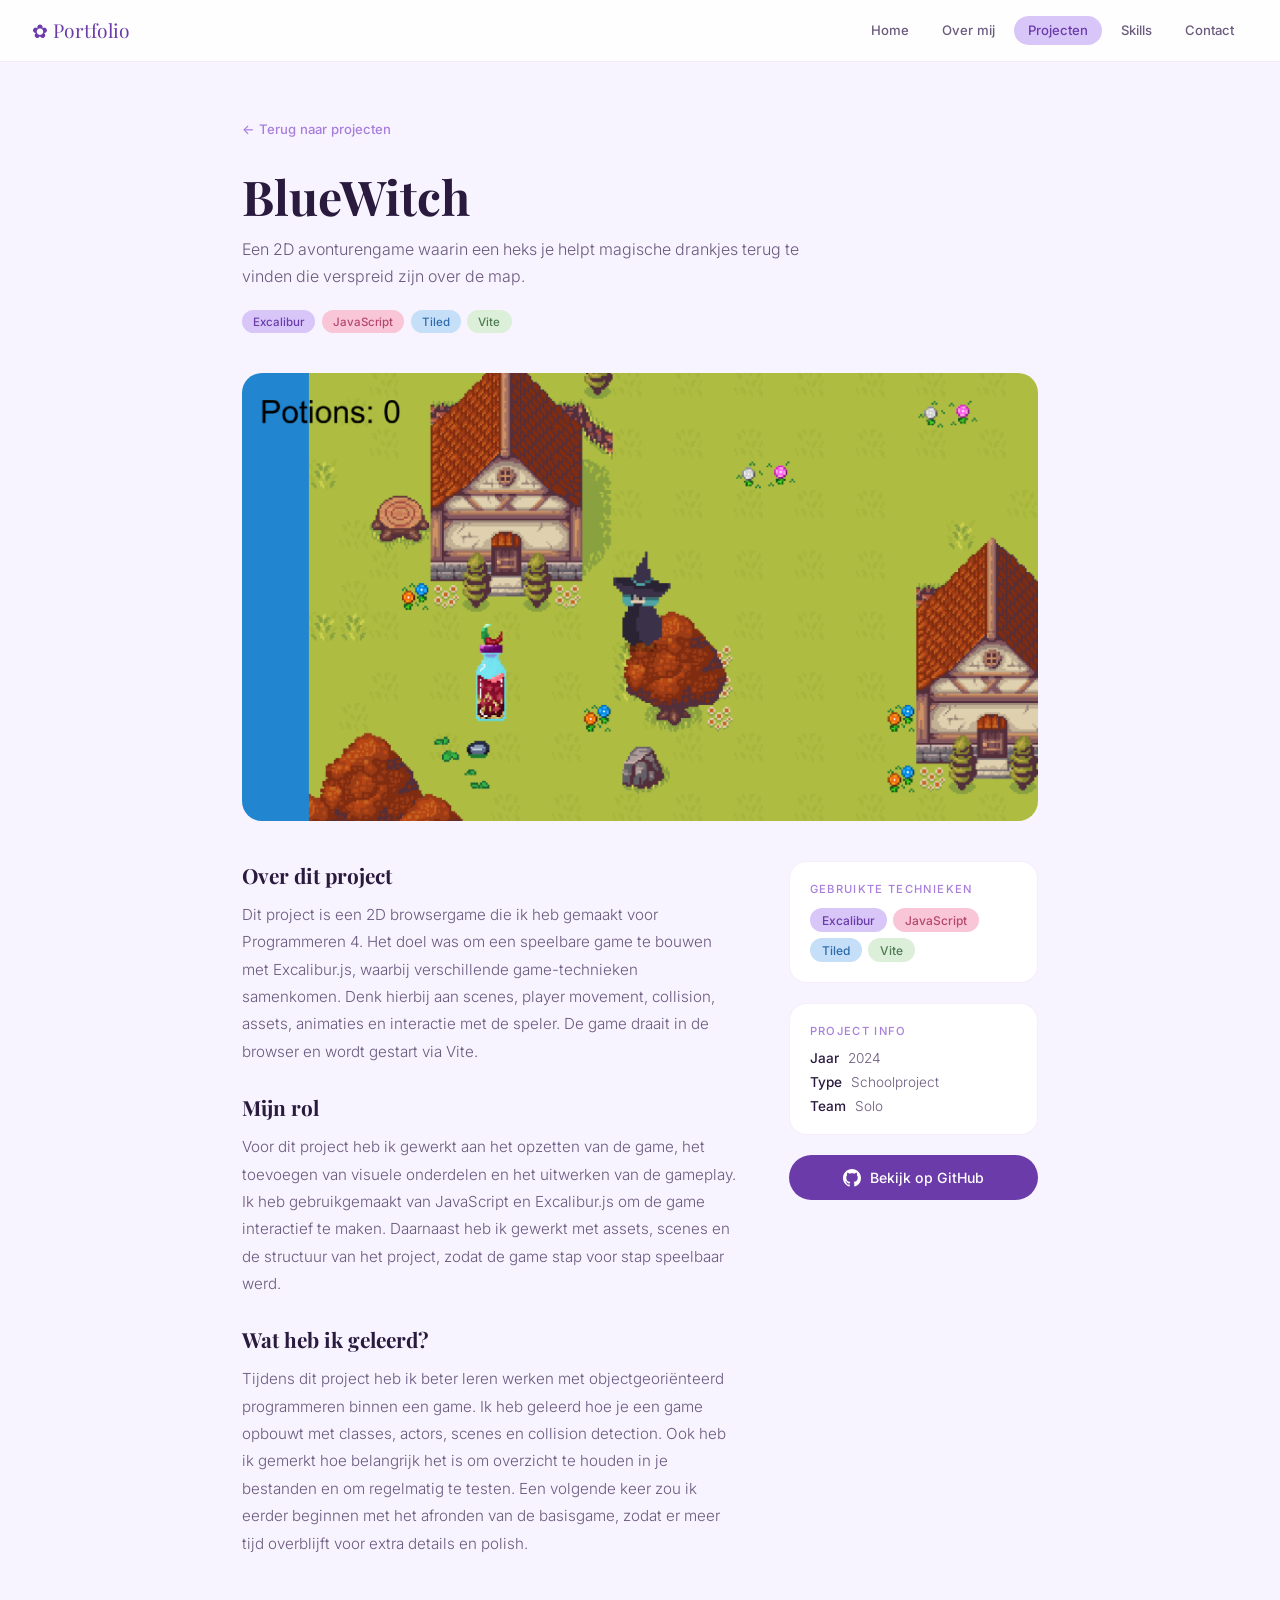
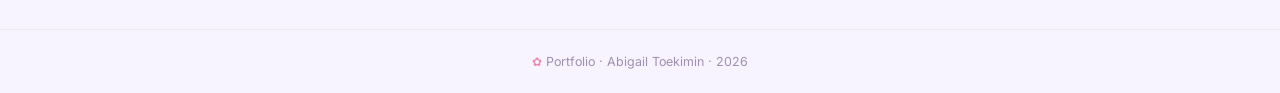
<file: Projects/project-3.html>
<!DOCTYPE html>
<html lang="nl">
<head>
    <meta charset="UTF-8">
    <meta name="viewport" content="width=device-width, initial-scale=1.0">

    <title>BlueWitch — Portfolio</title>
    <link rel="stylesheet" href="../css/style.css">
    <link rel="stylesheet" href="../css/project-detail.css">
</head>
<body>

<nav class="topnav">
    <a href="../index.html" class="nav-brand">✿ Portfolio</a>
    <ul class="nav-links">
        <li><a href="../index.html">Home</a></li>
        <li><a href="../over-mij.html">Over mij</a></li>
        <li><a href="../projecten.html" class="active">Projecten</a></li>
        <li><a href="../skills.html">Skills</a></li>
        <li><a href="../contact.html">Contact</a></li>
    </ul>
</nav>

<main class="wrap">


    <a href="../projecten.html" class="terug-link">← Terug naar projecten</a>


    <div class="project-header">
        <p class="eyebrow">Project</p>


        <h1 class="project-titel">BlueWitch</h1>


        <p class="project-subtitel">
            Een 2D avonturengame waarin een heks je helpt magische drankjes terug te vinden die verspreid zijn over de map.
        </p>


        <div class="project-meta">
            <span class="pill pill-lav">Excalibur</span>
            <span class="pill pill-rose">JavaScript</span>
            <span class="pill pill-blue">Tiled</span>
            <span class="pill pill-sage">Vite</span>
        </div>
    </div>


    <div class="project-foto">

        <img src="../images/BlueWitch.png" alt="Screenshot van BlueWitch">


    </div>


    <div class="project-content">


        <div class="project-beschrijving">

            <h2>Over dit project</h2>
            <p>
                Dit project is een 2D browsergame die ik heb gemaakt voor Programmeren 4. Het doel was om een speelbare game te bouwen met Excalibur.js, waarbij verschillende game-technieken samenkomen.
                Denk hierbij aan scenes, player movement, collision, assets, animaties en interactie met de speler. De game draait in de browser en wordt gestart via Vite.
            </p>

            <h2>Mijn rol</h2>
            <p>
                Voor dit project heb ik gewerkt aan het opzetten van de game, het toevoegen van visuele onderdelen en het uitwerken van de gameplay. Ik heb gebruikgemaakt van JavaScript en Excalibur.js om de game interactief te maken.
                Daarnaast heb ik gewerkt met assets, scenes en de structuur van het project, zodat de game stap voor stap speelbaar werd.
            </p>

            <h2>Wat heb ik geleerd?</h2>
            <p>
                Tijdens dit project heb ik beter leren werken met objectgeoriënteerd programmeren binnen een game. Ik heb geleerd hoe je een game opbouwt met classes, actors, scenes en collision detection.
                Ook heb ik gemerkt hoe belangrijk het is om overzicht te houden in je bestanden en om regelmatig te testen. Een volgende keer zou ik eerder beginnen met het afronden van de basisgame, zodat er meer tijd overblijft voor extra details en polish.
            </p>

        </div>


        <div class="project-sidebar">


            <div class="sidebar-blok">
                <p class="sidebar-blok-titel">Gebruikte technieken</p>
                <div class="sidebar-tech">
                    <span class="pill pill-lav">Excalibur</span>
                    <span class="pill pill-rose">JavaScript</span>
                    <span class="pill pill-blue">Tiled</span>
                    <span class="pill pill-sage">Vite</span>
                </div>
            </div>


            <div class="sidebar-blok">
                <p class="sidebar-blok-titel">Project info</p>
                <div class="sidebar-info-rij">

                    <div class="sidebar-info-item">
                        <strong>Jaar</strong>
                        <span>2024</span>
                    </div>
                    <div class="sidebar-info-item">
                        <strong>Type</strong>
                        <span>Schoolproject</span>
                    </div>
                    <div class="sidebar-info-item">
                        <strong>Team</strong>
                        <span>Solo</span>
                    </div>
                </div>
            </div>


            <a class="github-knop" href="https://github.com/abigail-Bridget/PRGM4-Eindopdracht.git" target="_blank">

                <svg viewBox="0 0 24 24" xmlns="http://www.w3.org/2000/svg">
                    <path d="M12 0C5.37 0 0 5.37 0 12c0 5.31 3.435 9.795 8.205 11.385.6.105.825-.255.825-.57 0-.285-.015-1.23-.015-2.235-3.015.555-3.795-.735-4.035-1.41-.135-.345-.72-1.41-1.23-1.695-.42-.225-1.02-.78-.015-.795.945-.015 1.62.87 1.845 1.23 1.08 1.815 2.805 1.305 3.495.99.105-.78.42-1.305.765-1.605-2.67-.3-5.46-1.335-5.46-5.925 0-1.305.465-2.385 1.23-3.225-.12-.3-.54-1.53.12-3.18 0 0 1.005-.315 3.3 1.23.96-.27 1.98-.405 3-.405s2.04.135 3 .405c2.295-1.56 3.3-1.23 3.3-1.23.66 1.65.24 2.88.12 3.18.765.84 1.23 1.905 1.23 3.225 0 4.605-2.805 5.625-5.475 5.925.435.375.81 1.095.81 2.22 0 1.605-.015 2.895-.015 3.3 0 .315.225.69.825.57A12.02 12.02 0 0 0 24 12c0-6.63-5.37-12-12-12z"/>
                </svg>
                Bekijk op GitHub
            </a>

        </div>
    </div>

</main>

<footer class="footer">
    <span>✿</span> Portfolio · Abigail Toekimin · 2026
</footer>

<script src="../js/petals.js"></script>
</body>
</html>
</file>
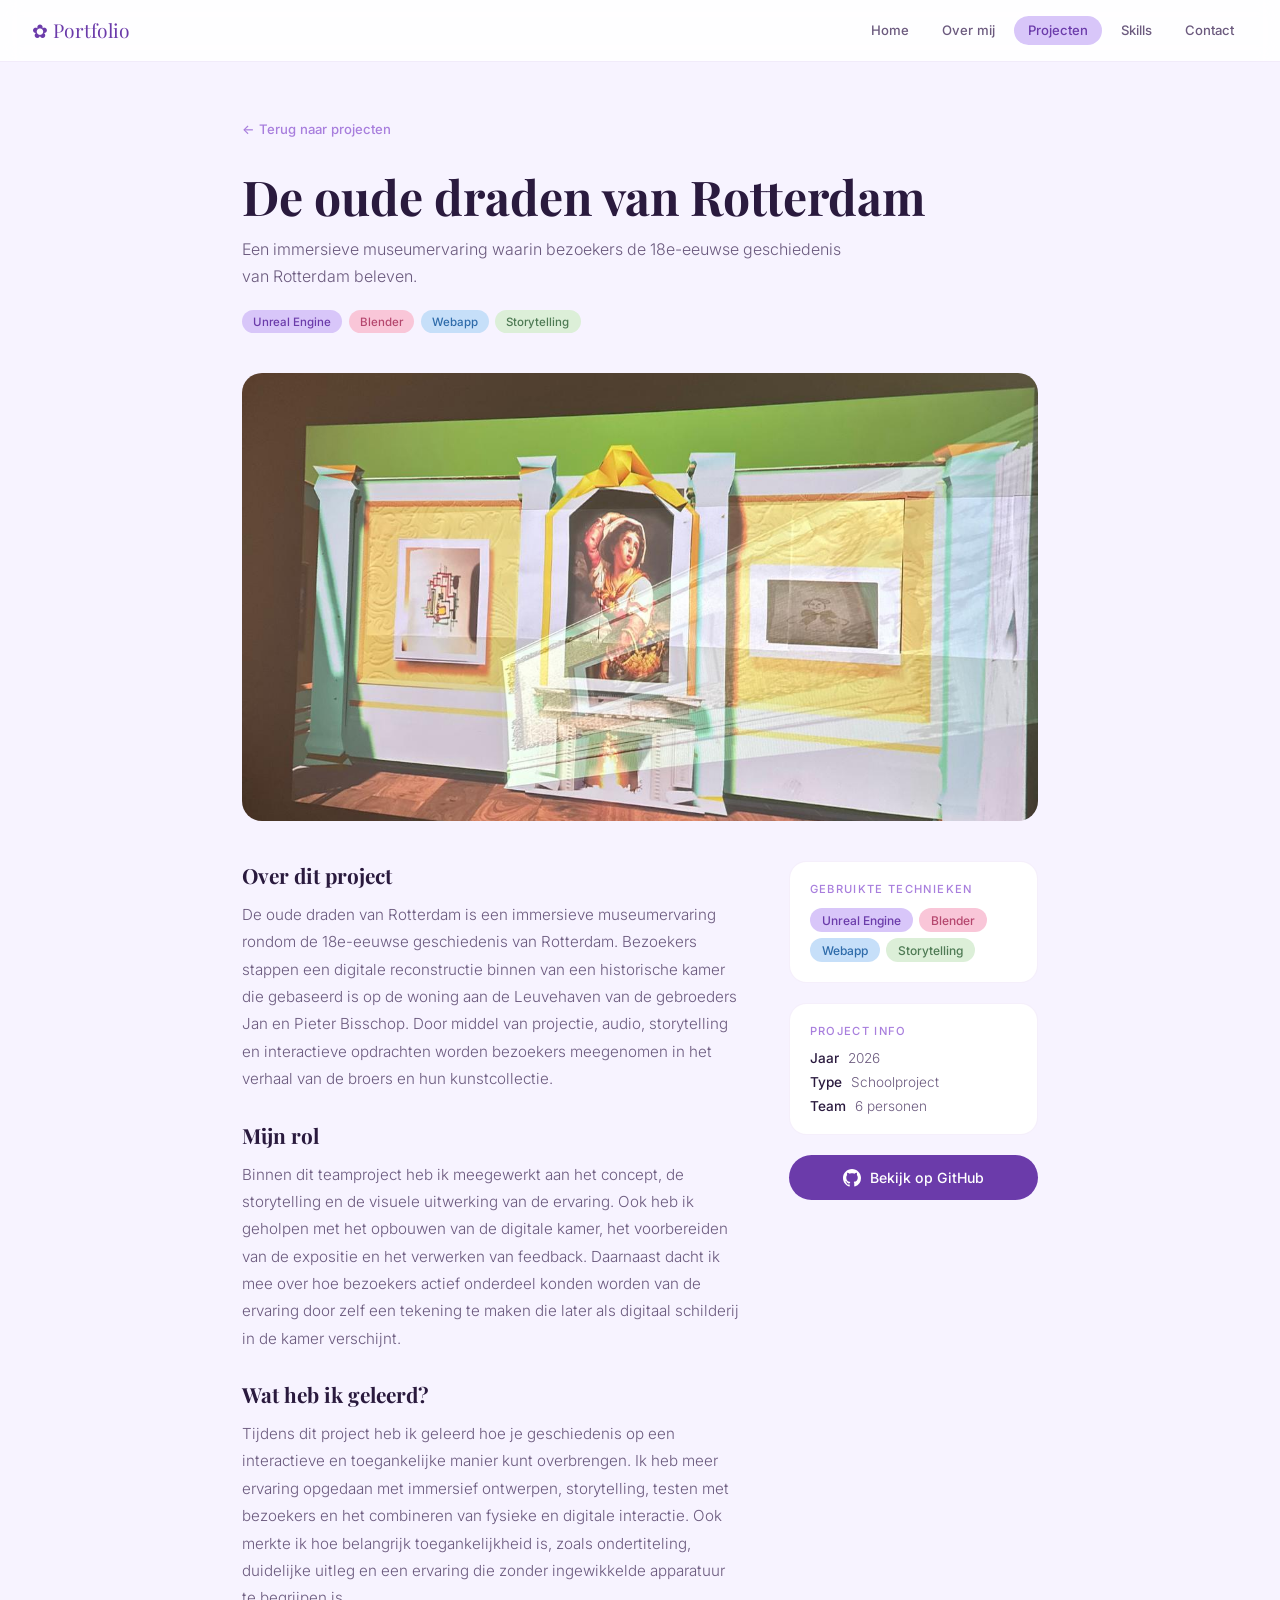
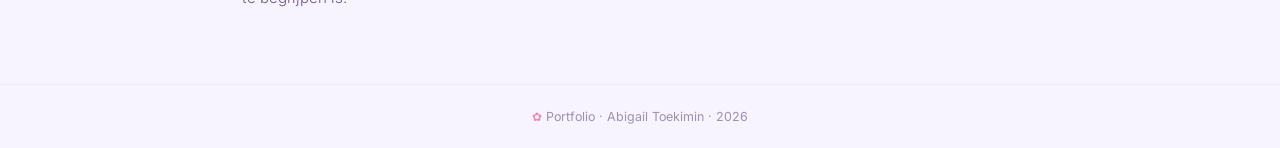
<file: Projects/project-4.html>
<!DOCTYPE html>
<html lang="nl">
<head>
    <meta charset="UTF-8">
    <meta name="viewport" content="width=device-width, initial-scale=1.0">
    <title>De oude draden van Rotterdam— Portfolio</title>
    <link rel="stylesheet" href="../css/style.css">
    <link rel="stylesheet" href="../css/project-detail.css">
</head>
<body>

<nav class="topnav">
    <a href="../index.html" class="nav-brand">✿ Portfolio</a>
    <ul class="nav-links">
        <li><a href="../index.html">Home</a></li>
        <li><a href="../over-mij.html">Over mij</a></li>
        <li><a href="../projecten.html" class="active">Projecten</a></li>
        <li><a href="../skills.html">Skills</a></li>
        <li><a href="../contact.html">Contact</a></li>
    </ul>
</nav>

<main class="wrap">


    <a href="../projecten.html" class="terug-link">← Terug naar projecten</a>


    <div class="project-header">
        <p class="eyebrow">Project</p>


        <h1 class="project-titel">De oude draden van Rotterdam</h1>


        <p class="project-subtitel">
            Een immersieve museumervaring waarin bezoekers de 18e-eeuwse geschiedenis van Rotterdam beleven.
        </p>


        <div class="project-meta">
            <span class="pill pill-lav">Unreal Engine</span>
            <span class="pill pill-rose">Blender</span>
            <span class="pill pill-blue">Webapp</span>
            <span class="pill pill-sage">Storytelling</span>
        </div>
    </div>


    <div class="project-foto">
        <img src="../images/geschiedenis.jpeg" alt="Screenshot van De oude draden van Rotterdam">
    </div>


    <div class="project-content">


        <div class="project-beschrijving">

            <h2>Over dit project</h2>
            <p>
                De oude draden van Rotterdam is een immersieve museumervaring rondom de 18e-eeuwse geschiedenis van Rotterdam.
                Bezoekers stappen een digitale reconstructie binnen van een historische kamer die gebaseerd is op de woning aan de Leuvehaven van de gebroeders Jan en Pieter Bisschop. Door middel van projectie, audio, storytelling en interactieve opdrachten worden bezoekers meegenomen in het verhaal van de broers en hun kunstcollectie.
            </p>

            <h2>Mijn rol</h2>
            <p>
                Binnen dit teamproject heb ik meegewerkt aan het concept, de storytelling en de visuele uitwerking van de ervaring. Ook heb ik geholpen met het opbouwen van de digitale kamer, het voorbereiden van de expositie en het verwerken van feedback.
                Daarnaast dacht ik mee over hoe bezoekers actief onderdeel konden worden van de ervaring door zelf een tekening te maken die later als digitaal schilderij in de kamer verschijnt.
            </p>

            <h2>Wat heb ik geleerd?</h2>
            <p>
                Tijdens dit project heb ik geleerd hoe je geschiedenis op een interactieve en toegankelijke manier kunt overbrengen. Ik heb meer ervaring opgedaan met immersief ontwerpen, storytelling, testen met bezoekers en het combineren van fysieke en digitale interactie.
                Ook merkte ik hoe belangrijk toegankelijkheid is, zoals ondertiteling, duidelijke uitleg en een ervaring die zonder ingewikkelde apparatuur te begrijpen is.
            </p>
        </div>


        <div class="project-sidebar">


            <div class="sidebar-blok">
                <p class="sidebar-blok-titel">Gebruikte technieken</p>
                <div class="sidebar-tech">
                    <span class="pill pill-lav">Unreal Engine</span>
                    <span class="pill pill-rose">Blender</span>
                    <span class="pill pill-blue">Webapp</span>
                    <span class="pill pill-sage">Storytelling</span>
                </div>
            </div>


            <div class="sidebar-blok">
                <p class="sidebar-blok-titel">Project info</p>
                <div class="sidebar-info-rij">

                    <div class="sidebar-info-item">
                        <strong>Jaar</strong>
                        <span>2026</span>
                    </div>
                    <div class="sidebar-info-item">
                        <strong>Type</strong>
                        <span>Schoolproject</span>
                    </div>
                    <div class="sidebar-info-item">
                        <strong>Team</strong>
                        <span>6 personen</span>
                    </div>
                </div>
            </div>


            <a class="github-knop" href="https://github.com/tobisphere/sem6-api-server" target="_blank">

                <svg viewBox="0 0 24 24" xmlns="http://www.w3.org/2000/svg">
                    <path d="M12 0C5.37 0 0 5.37 0 12c0 5.31 3.435 9.795 8.205 11.385.6.105.825-.255.825-.57 0-.285-.015-1.23-.015-2.235-3.015.555-3.795-.735-4.035-1.41-.135-.345-.72-1.41-1.23-1.695-.42-.225-1.02-.78-.015-.795.945-.015 1.62.87 1.845 1.23 1.08 1.815 2.805 1.305 3.495.99.105-.78.42-1.305.765-1.605-2.67-.3-5.46-1.335-5.46-5.925 0-1.305.465-2.385 1.23-3.225-.12-.3-.54-1.53.12-3.18 0 0 1.005-.315 3.3 1.23.96-.27 1.98-.405 3-.405s2.04.135 3 .405c2.295-1.56 3.3-1.23 3.3-1.23.66 1.65.24 2.88.12 3.18.765.84 1.23 1.905 1.23 3.225 0 4.605-2.805 5.625-5.475 5.925.435.375.81 1.095.81 2.22 0 1.605-.015 2.895-.015 3.3 0 .315.225.69.825.57A12.02 12.02 0 0 0 24 12c0-6.63-5.37-12-12-12z"/>
                </svg>
                Bekijk op GitHub
            </a>

        </div>
    </div>

</main>

<footer class="footer">
    <span>✿</span> Portfolio · Abigail Toekimin · 2026
</footer>

<script src="../js/petals.js"></script>
</body>
</html>
</file>
<file: css/style.css>
@import url('https://fonts.googleapis.com/css2?family=Playfair+Display:ital,wght@0,400;0,600;1,400&family=Inter:wght@300;400;500&display=swap');


:root {
    --rose:       #F9C6D8;
    --rose-mid:   #E88BAD;
    --rose-deep:  #B5476E;
    --rose-bg:    #FEF0F5;

    --lav:        #D8C6F9;
    --lav-mid:    #A87EDD;
    --lav-deep:   #6B3BAA;
    --lav-bg:     #F5F0FE;

    --blue:       #C6DFF9;
    --blue-mid:   #7BAEDD;
    --blue-deep:  #2E6BAA;
    --blue-bg:    #F0F6FE;

    --sage:       #DCEFD8;
    --sage-mid:   #8FBE8A;
    --sage-deep:  #4E7A54;
    --sage-bg:    #F1FAEF;

    --white:      #FFFFFF;
    --page-bg:    #F7F3FF;
    --txt:        #2A1A3E;
    --txt2:       #6B5A7E;
    --txt3:       #A090B0;
}


*, *::before, *::after {
    box-sizing: border-box;
    margin: 0;
    padding: 0;
}

html {
    scroll-behavior: smooth;
}

body {
    font-family: 'Inter', sans-serif;
    background: var(--page-bg);
    color: var(--txt);
    overflow-x: hidden;
    min-height: 100vh;
}


.topnav {
    display: flex;
    justify-content: space-between;
    align-items: center;
    padding: 1rem 2rem;
    background: rgba(255, 255, 255, 0.88);
    backdrop-filter: blur(10px);
    border-bottom: 1px solid rgba(168, 126, 221, 0.15);
    position: sticky;
    top: 0;
    z-index: 50;
}

.nav-brand {
    font-family: 'Playfair Display', serif;
    font-size: 1.2rem;
    color: var(--lav-deep);
    text-decoration: none;
}

.nav-links {
    display: flex;
    gap: 0.25rem;
    list-style: none;
}

.nav-links a {
    display: inline-block;
    padding: 0.4rem 0.9rem;
    border-radius: 50px;
    font-size: 0.82rem;
    font-weight: 500;
    text-decoration: none;
    color: var(--txt2);
    transition: all 0.2s;
}

.nav-links a:hover {
    background: var(--lav-bg);
    color: var(--lav-deep);
}

.nav-links a.active {
    background: var(--lav);
    color: var(--lav-deep);
}


.petal-float {
    position: fixed;
    top: -30px;
    border-radius: 60% 40% 60% 40%;
    pointer-events: none;
    z-index: 999;
    opacity: 0.8;
    animation-name: fallPetal;
    animation-timing-function: linear;
    animation-iteration-count: infinite;
}

@keyframes fallPetal {
    0% {
        transform: translateY(-10vh) rotate(0deg);
        opacity: 0;
    }

    10% {
        opacity: 0.8;
    }

    100% {
        transform: translateY(110vh) rotate(360deg);
        opacity: 0;
    }
}


.wrap {
    max-width: 860px;
    margin: 0 auto;
    padding: 3.5rem 2rem;
}

.eyebrow {
    font-size: 0.72rem;
    letter-spacing: 0.14em;
    text-transform: uppercase;
    color: var(--lav-mid);
    margin-bottom: 0.6rem;
    display: flex;
    align-items: center;
    gap: 0.5rem;
}

.eyebrow::before {
    content: '';
    width: 20px;
    height: 2px;
    background: var(--rose-mid);
    border-radius: 2px;
    display: inline-block;
}

.page-title {
    font-family: 'Playfair Display', serif;
    font-size: clamp(1.8rem, 4vw, 2.6rem);
    color: var(--txt);
    line-height: 1.2;
    margin-bottom: 1.25rem;
}

.lead {
    font-size: 1rem;
    color: var(--txt2);
    line-height: 1.8;
    font-weight: 300;
    margin-bottom: 2rem;
}


.btn {
    display: inline-block;
    padding: 0.7rem 1.6rem;
    border-radius: 50px;
    font-size: 0.88rem;
    font-weight: 500;
    cursor: pointer;
    border: none;
    transition: all 0.2s;
    letter-spacing: 0.02em;
    text-decoration: none;
}

.btn-filled {
    background: var(--lav-deep);
    color: #fff;
}

.btn-filled:hover {
    background: var(--lav-mid);
}

.btn-outline {
    background: transparent;
    color: var(--lav-deep);
    border: 2px solid var(--lav-deep);
}

.btn-outline:hover {
    background: var(--lav-bg);
}


.pill {
    font-size: 0.72rem;
    padding: 0.28rem 0.7rem;
    border-radius: 50px;
    font-weight: 500;
}

.pill-rose  { background: var(--rose); color: var(--rose-deep); }
.pill-lav   { background: var(--lav); color: var(--lav-deep); }
.pill-blue  { background: var(--blue); color: var(--blue-deep); }
.pill-sage  { background: var(--sage); color: var(--sage-deep); }


.footer {
    text-align: center;
    padding: 1.5rem;
    font-size: 0.78rem;
    color: var(--txt3);
    border-top: 1px solid rgba(168, 126, 221, 0.1);
}

.footer span { color: var(--rose-mid); }


@media (max-width: 640px) {
    .topnav {
        flex-direction: column;
        gap: 0.75rem;
        padding: 0.75rem 1rem;
    }

    .wrap {
        padding: 2.5rem 1.25rem;
    }
}

.project-header .eyebrow {
    display: none;
}
</file>
<file: css/home.css>
.hero-wrap {
    min-height: 88vh;
    display: flex;
    align-items: center;
    justify-content: center;
    padding: 5rem 2rem 3rem;
    position: relative;
    overflow: hidden;
}


.hero-blob {
    position: absolute;
    border-radius: 50%;
    opacity: 0.18;
    pointer-events: none;
}
.b1 { width: 500px; height: 500px; background: var(--rose);  top: -120px; right: -100px; }
.b2 { width: 380px; height: 380px; background: var(--lav);   bottom: -80px; left: -80px; }
.b3 { width: 260px; height: 260px; background: var(--blue);  top: 40%; left: 10%; }

.hero-inner {
    text-align: center;
    position: relative;
    z-index: 2;
    max-width: 680px;
}


.hero-flower {
    width: 130px;
    height: 130px;
    margin: 0 auto 2rem;
    display: block;
}

.petal      { transform-origin: 65px 78px; animation: bloom 1.2s ease-out forwards; opacity: 0; }
.petal:nth-child(1) { animation-delay: 0.08s; }
.petal:nth-child(2) { animation-delay: 0.18s; }
.petal:nth-child(3) { animation-delay: 0.28s; }
.petal:nth-child(4) { animation-delay: 0.38s; }
.petal:nth-child(5) { animation-delay: 0.48s; }
.petal:nth-child(6) { animation-delay: 0.58s; }
.petal:nth-child(7) { animation-delay: 0.68s; }
.petal:nth-child(8) { animation-delay: 0.78s; }

.stem-g  { animation: stem 0.7s ease-out forwards; transform-origin: 65px 130px; transform: scaleY(0); }
.cc      { animation: pop 0.3s 0.7s ease-out forwards; transform-origin: center; transform: scale(0); opacity: 0; }

@keyframes bloom {
    0%   { opacity: 0; transform: scale(0); }
    60%  { opacity: 1; transform: scale(1.08); }
    100% { opacity: 1; transform: scale(1); }
}
@keyframes stem {
    0%   { transform: scaleY(0); opacity: 0; }
    100% { transform: scaleY(1); opacity: 1; }
}
@keyframes pop {
    0%   { transform: scale(0); opacity: 0; }
    70%  { transform: scale(1.15); opacity: 1; }
    100% { transform: scale(1); opacity: 1; }
}

.hero-tag {
    font-size: 0.75rem;
    letter-spacing: 0.15em;
    text-transform: uppercase;
    color: var(--lav-mid);
    margin-bottom: 0.9rem;
}

.hero-h1 {
    font-family: 'Playfair Display', serif;
    font-size: clamp(2.2rem, 5.5vw, 3.6rem);
    color: var(--txt);
    line-height: 1.12;
    margin-bottom: 1.2rem;
}

.hero-h1 em { color: var(--rose-deep); font-style: italic; }

.hero-sub {
    font-size: 1rem;
    color: var(--txt2);
    line-height: 1.75;
    font-weight: 300;
    margin-bottom: 2.2rem;
}

.hero-btns {
    display: flex;
    gap: 0.75rem;
    justify-content: center;
    flex-wrap: wrap;
}

.scroll-hint {
    margin-top: 3rem;
    font-size: 0.75rem;
    color: var(--txt3);
    letter-spacing: 0.08em;
}
</file>
<file: css/contact.css>
.contact-intro {
    max-width: 560px;
    color: var(--txt2);
    line-height: 1.8;
    font-size: 1rem;
    font-weight: 300;
    margin-bottom: 2.5rem;
}


.contact-grid {
    display: grid;
    grid-template-columns: 1fr 1fr;
    gap: 3rem;
    align-items: stretch;
}


.contact-profile-card,
.contact-form-card {
    background: var(--white);
    border-radius: 2rem;
    padding: 2.2rem;
    box-shadow: 0 14px 40px rgba(107, 59, 170, 0.08);
    min-height: auto;
}
.contact-form-card .lead {
    margin-bottom: 1.8rem;
}


.contact-photo-wrap {
    width: 100%;
    height: 310px;
    border-radius: 1.5rem;
    overflow: hidden;
    margin-bottom: 1.5rem;
}

.contact-photo {
    width: 100%;
    height: 100%;
    object-fit: cover;
    display: block;
}

.contact-name {
    font-family: 'Playfair Display', serif;
    font-size: 1.7rem;
    color: var(--txt);
    margin-bottom: 0.25rem;
}

.contact-role {
    color: var(--txt3);
    margin-bottom: 1.4rem;
    font-size: 0.95rem;
}

.contact-profile-card .contact-role {
    padding-bottom: 1.2rem;
    border-bottom: 1px solid rgba(168, 126, 221, 0.18);
}


.contact-card {
    display: flex;
    flex-direction: column;
    gap: 1rem;
}

.contact-item {
    display: flex;
    align-items: center;
    gap: 1rem;
    padding: 0.8rem 0;
    background: transparent;
    border-radius: 0;
    border-bottom: 1px solid rgba(168,126,221,.12);
}

.contact-icon {
    width: 32px;
    height: 32px;
    border-radius: 50%;
    display: flex;
    align-items: center;
    justify-content: center;
    font-size: .9rem;
    flex-shrink: 0;
}

.ci-rose { background: var(--rose); }
.ci-lav  { background: var(--lav); }
.ci-blue { background: var(--blue); }

.contact-label {
    font-size: 0.72rem;
    color: var(--txt3);
    margin-bottom: 0.1rem;
}

.contact-val {
    font-size: 0.9rem;
    color: var(--lav-deep);
    font-weight: 500;
    word-break: break-word;
}

.contact-val a {
    color: var(--lav-deep);
    text-decoration: none;
}

.contact-val a:hover {
    text-decoration: underline;
}


.contact-form-card {
    display: flex;
    flex-direction: column;
    justify-content: flex-start;
    padding-top: 3rem;
}

.contact-form-card .lead {
    margin-bottom: 2rem;
}


.form-field {
    display: flex;
    flex-direction: column;
    gap: 0.45rem;
    margin-bottom: 1.25rem;
}

.form-field label {
    font-size: 0.82rem;
    color: var(--txt2);
    font-weight: 600;
}

.form-field input,
.form-field textarea {
    padding: 0.85rem 1rem;
    border-radius: 0.85rem;
    font-size: 0.95rem;
    font-family: 'Inter', sans-serif;
    border: 1.5px solid rgba(168, 126, 221, 0.35);
    background: var(--white);
    color: var(--txt);
    outline: none;
    transition: 0.2s ease;
}

.form-field input:focus,
.form-field textarea:focus {
    border-color: var(--lav-mid);
    box-shadow: 0 0 0 4px rgba(168, 126, 221, 0.12);
}

.form-field textarea {
    min-height: 170px;
    resize: vertical;
}


.send-btn {
    width: 100%;
    padding: 0.95rem;
    border-radius: 50px;
    font-size: 0.95rem;
    font-weight: 600;
    cursor: pointer;
    border: none;
    background: var(--lav-deep);
    color: #fff;
    transition: 0.2s ease;
    font-family: 'Inter', sans-serif;
}

.send-btn:hover {
    background: var(--lav-mid);
    transform: translateY(-1px);
}


.form-confirm {
    display: none;
    text-align: center;
    padding: 2rem 1rem;
    color: var(--lav-deep);
    font-size: 1rem;
}


.thanks-card {
    max-width: 720px;
    margin: 80px auto;
    padding: 48px;
    text-align: center;
    border-radius: 28px;
    background: rgba(255, 255, 255, 0.78);
    box-shadow: 0 18px 45px rgba(80, 50, 90, 0.12);
}

.thanks-card .send-btn {
    display: inline-block;
    margin-top: 24px;
    text-decoration: none;
}


@media (max-width: 800px) {
    .contact-grid {
        display: grid;
        grid-template-columns: 1fr 1fr;
        gap: 2.2rem;
        align-items: start;
    }
    .contact-photo-wrap {
        height: 260px;
    }

    .contact-form-card {
        justify-content: flex-start;
    }
}

@media (max-width: 480px) {
    .contact-profile-card,
    .contact-form-card {
        padding: 1.4rem;
        border-radius: 1.5rem;
    }

    .contact-photo-wrap {
        height: 230px;
    }

    .contact-name {
        font-size: 1.4rem;
    }

    .contact-item {
        align-items: flex-start;
    }
}
.eyebrow {
    display: none;
}
</file>
<file: css/over-mij.css>
/* ============================================
   OVER MIJ — Paginastijlen
   ============================================ */

body {
    background: var(--white);
}

/* ── GRID LAYOUT ── */
.about-grid {
    display: grid;
    grid-template-columns: 1fr 1fr;
    gap: 3.5rem;
    align-items: start;
}

@media (max-width: 640px) {
    .about-grid {
        grid-template-columns: 1fr;
        gap: 2rem;
    }
}

/* ── TEKST KOLOM ── */
.about-text p {
    color: var(--txt2);
    line-height: 1.8;
    font-weight: 300;
    margin-bottom: 1rem;
    font-size: 0.95rem;
}

.fun-facts {
    margin-top: 1.5rem;
    display: flex;
    flex-direction: column;
    gap: 0.6rem;
}

.fun-fact {
    display: flex;
    align-items: center;
    gap: 0.75rem;
    font-size: 0.88rem;
    color: var(--txt2);
}

.fact-dot {
    width: 8px;
    height: 8px;
    border-radius: 50%;
    flex-shrink: 0;
}

/* ── KAART KOLOM ── */
.about-card {
    background: var(--lav-bg);
    border-radius: 1.75rem;
    padding:  2rem;
    text-align: center;

}


.about-name {
    font-family: 'Playfair Display', serif;
    font-size: 1.3rem;
    color: var(--txt);
    margin-bottom: 0.2rem;
}

.about-role {
    font-size: 0.82rem;
    color: var(--txt3);
    letter-spacing: 0.05em;
    margin-bottom: 1.25rem;
}

.pill-row {
    display: flex;
    flex-wrap: wrap;
    gap: 0.4rem;
    justify-content: center;
}

/* ── TIJDLIJN KAARTJE ── */
.timeline-card {
    margin-top: 1.25rem;
    background: var(--rose-bg);
    border-radius: 1.25rem;
    padding: 1.25rem;
}

.timeline-card-title {
    font-size: 0.78rem;
    letter-spacing: 0.1em;
    text-transform: uppercase;
    color: var(--rose-mid);
    margin-bottom: 0.75rem;
    font-weight: 500;
}

.timeline-items {
    display: flex;
    flex-direction: column;
    gap: 0.75rem;
}

.timeline-item {
    display: flex;
    gap: 0.75rem;
    align-items: flex-start;
}

.t-dot {
    width: 10px;
    height: 10px;
    border-radius: 50%;
    margin-top: 4px;
    flex-shrink: 0;
}

.t-year {
    font-size: 0.78rem;
    color: var(--txt3);
    margin-bottom: 0.1rem;
}

.t-label {
    font-size: 0.875rem;
    color: var(--txt);
    font-weight: 500;
}
/* ── FOTO SECTIE ── */

.foto-vierkant {
    width: 100%;
    aspect-ratio: 1 / 1;
    border-radius: 1rem;
    overflow: hidden;
    margin-bottom: 1.25rem;
}

.foto-vierkant img {
    width: 100%;
    height: 100%;
    object-fit: cover;
    display: block;
}

@media (max-width: 600px) {
    .foto-ring { width: 150px; height: 150px; }
}

.eyebrow {
    display: none;
}
</file>
<file: css/projecten.css>
.projects-list {
    display: flex;
    flex-direction: column;
    gap: 1.25rem;
}


.project-card {
    display: block;
    text-decoration: none;
    color: inherit;
    background: var(--white);
    border-radius: 1.25rem;
    border: 1.5px solid rgba(168, 126, 221, 0.12);
    overflow: hidden;
    transition: transform 0.2s, box-shadow 0.2s, border-color 0.2s;
}

.project-card:hover {
    transform: translateY(-4px);
    box-shadow: 0 10px 32px rgba(107, 59, 170, 0.12);
    border-color: rgba(168, 126, 221, 0.4);
}


.card-header {
    display: grid;
    grid-template-columns: 160px 1fr;
    align-items: stretch;
}

@media (max-width: 560px) {
    .card-header { grid-template-columns: 1fr; }
}


.card-visual {
    display: flex;
    align-items: center;
    justify-content: center;
    font-size: 3rem;
    min-height: 130px;
    overflow: hidden;
}

.card-visual img {
    width: 100%;
    height: 100%;
    object-fit: cover;
    display: block;
}

.rose-bg { background: var(--rose-bg); }
.lav-bg  { background: var(--lav-bg); }
.blue-bg { background: var(--blue-bg); }
.sage-bg { background: var(--sage-bg); }


.card-summary {
    padding: 1.25rem 1.25rem 1.25rem 1.1rem;
}

.card-name {
    font-family: 'Playfair Display', serif;
    font-size: 1.1rem;
    color: var(--txt);
    margin-bottom: 0.35rem;
    text-decoration: none;
}

.card-short {
    font-size: 0.85rem;
    color: var(--txt2);
    line-height: 1.6;
    font-weight: 300;
    margin-bottom: 0.75rem;
    text-decoration: none;
}


.tech-row {
    display: flex;
    flex-wrap: wrap;
    gap: 0.3rem;
    margin-bottom: 0.75rem;
}

.tech {
    font-size: 0.68rem;
    padding: 0.18rem 0.5rem;
    background: rgba(107, 59, 170, 0.08);
    color: var(--lav-deep);
    border-radius: 50px;
    font-weight: 500;
    text-decoration: none;
}


.card-toggle {
    font-size: 0.78rem;
    color: var(--lav-mid);
    font-weight: 500;
    letter-spacing: 0.03em;
    transition: color 0.2s;
    text-decoration: none;
}

.project-card:hover .card-toggle {
    color: var(--lav-deep);
}

.eyebrow {
    display: none;
}
</file>
<file: css/skills.css>
body {
    background: var(--white);
}


.skill-blocks {
    display: grid;
    grid-template-columns: repeat(auto-fit, minmax(240px, 1fr));
    gap: 1.25rem;
    margin-top: 2rem;
}


.skill-block {
    background: var(--page-bg);
    border-radius: 1.25rem;
    padding: 1.5rem;
}

.skill-block-title {
    font-size: 0.78rem;
    letter-spacing: 0.12em;
    text-transform: uppercase;
    color: var(--lav-mid);
    margin-bottom: 1rem;
    font-weight: 500;
}


.skill-items {
    display: flex;
    flex-direction: column;
    gap: 0.75rem;
}

.skill-line {
    display: flex;
    align-items: center;
    gap: 0.75rem;
}

.skill-icon {
    width: 28px;
    height: 28px;
    border-radius: 8px;
    display: flex;
    align-items: center;
    justify-content: center;
    font-size: 0.9rem;
    flex-shrink: 0;
}

.si-rose { background: var(--rose); }
.si-lav  { background: var(--lav); }
.si-blue { background: var(--blue); }

.skill-lbl {
    font-size: 0.875rem;
    color: var(--txt);
    font-weight: 400;
    flex: 1;
    white-space: normal;
    overflow: visible;
    text-overflow: unset;
    line-height: 1.2;
}


.skill-bar-wrap {
    width: 65px;
    height: 5px;
    background: rgba(107, 59, 170, 0.1);
    border-radius: 3px;
    overflow: hidden;
    flex-shrink: 0;
}

.skill-bar {
    height: 100%;
    border-radius: 3px;
    background: var(--lav-mid);
    animation: barfill 1s ease-out forwards;
    transform-origin: left;
    transform: scaleX(0);
}

@keyframes barfill {
    to { transform: scaleX(1); }
}


.skills-note {
    margin-top: 2.5rem;
    background: var(--lav-bg);
    border-radius: 1.25rem;
    padding: 1.5rem;
    font-size: 0.9rem;
    color: var(--txt2);
    line-height: 1.7;
    font-weight: 300;
}

.skills-note strong {
    color: var(--lav-deep);
    font-weight: 500;
}

.eyebrow {
    display: none;
}
</file>
<file: css/project-detail.css>
.terug-link {
    display: inline-flex;
    align-items: center;
    gap: 0.4rem;
    font-size: 0.82rem;
    color: var(--lav-mid);
    text-decoration: none;
    font-weight: 500;
    margin-bottom: 2rem;
    transition: color 0.2s;
}

.terug-link:hover { color: var(--lav-deep); }

.project-header {
    margin-bottom: 2.5rem;
}

.project-header .eyebrow {
    margin-bottom: 0.5rem;
}

.project-titel {
    font-family: 'Playfair Display', serif;
    font-size: clamp(2rem, 5vw, 3rem);
    color: var(--txt);
    line-height: 1.15;
    margin-bottom: 0.75rem;
}

.project-subtitel {
    font-size: 1rem;
    color: var(--txt2);
    font-weight: 300;
    line-height: 1.7;
    margin-bottom: 1.25rem;
    max-width: 600px;
}

.project-meta {
    display: flex;
    flex-wrap: wrap;
    gap: 0.4rem;
    margin-bottom: 1.5rem;
}


.project-foto {
    width: 100%;
    border-radius: 1.25rem;
    overflow: hidden;
    margin-bottom: 2.5rem;
    background: var(--lav-bg);
    aspect-ratio: 16 / 9;
    display: flex;
    align-items: center;
    justify-content: center;
}

.project-foto img {
    width: 100%;
    height: 100%;
    object-fit: cover;
    display: block;
}


.project-foto .foto-placeholder {
    font-size: 5rem;
    opacity: 0.4;
}

.project-content {
    display: grid;
    grid-template-columns: 2fr 1fr;
    gap: 3rem;
    align-items: start;
}

@media (max-width: 640px) {
    .project-content { grid-template-columns: 1fr; gap: 2rem; }
}


.project-beschrijving h2 {
    font-family: 'Playfair Display', serif;
    font-size: 1.3rem;
    color: var(--txt);
    margin-bottom: 0.75rem;
    margin-top: 1.75rem;
}

.project-beschrijving h2:first-child { margin-top: 0; }

.project-beschrijving p {
    font-size: 0.95rem;
    color: var(--txt2);
    line-height: 1.8;
    font-weight: 300;
    margin-bottom: 1rem;
}


.project-sidebar {
    display: flex;
    flex-direction: column;
    gap: 1.25rem;
}

.sidebar-blok {
    background: var(--white);
    border-radius: 1.1rem;
    padding: 1.25rem;
    border: 1px solid rgba(168, 126, 221, 0.12);
}

.sidebar-blok-titel {
    font-size: 0.7rem;
    letter-spacing: 0.12em;
    text-transform: uppercase;
    color: var(--lav-mid);
    margin-bottom: 0.75rem;
    font-weight: 500;
}

.sidebar-tech {
    display: flex;
    flex-wrap: wrap;
    gap: 0.4rem;
}

.sidebar-tech .tech {
    font-size: 0.75rem;
    padding: 0.28rem 0.65rem;
    background: rgba(107, 59, 170, 0.08);
    color: var(--lav-deep);
    border-radius: 50px;
    font-weight: 500;
}

.sidebar-info-rij {
    display: flex;
    flex-direction: column;
    gap: 0.5rem;
}

.sidebar-info-item {
    display: flex;
    gap: 0.6rem;
    font-size: 0.85rem;
    color: var(--txt2);
    font-weight: 300;
}

.sidebar-info-item strong {
    color: var(--txt);
    font-weight: 500;
    flex-shrink: 0;
}


.github-knop {
    display: flex;
    align-items: center;
    justify-content: center;
    gap: 0.6rem;
    padding: 0.85rem 1.5rem;
    border-radius: 50px;
    background: var(--lav-deep);
    color: #fff;
    font-size: 0.88rem;
    font-weight: 500;
    text-decoration: none;
    transition: background 0.2s;
    text-align: center;
}

.github-knop:hover { background: var(--lav-mid); }

.github-knop svg {
    width: 18px;
    height: 18px;
    fill: currentColor;
    flex-shrink: 0;
}
.sidebar-tech .pill {
    font-size: 0.75rem;
    padding: 0.28rem 0.75rem;
}

.project-header .eyebrow {
    display: none;
}
</file>
